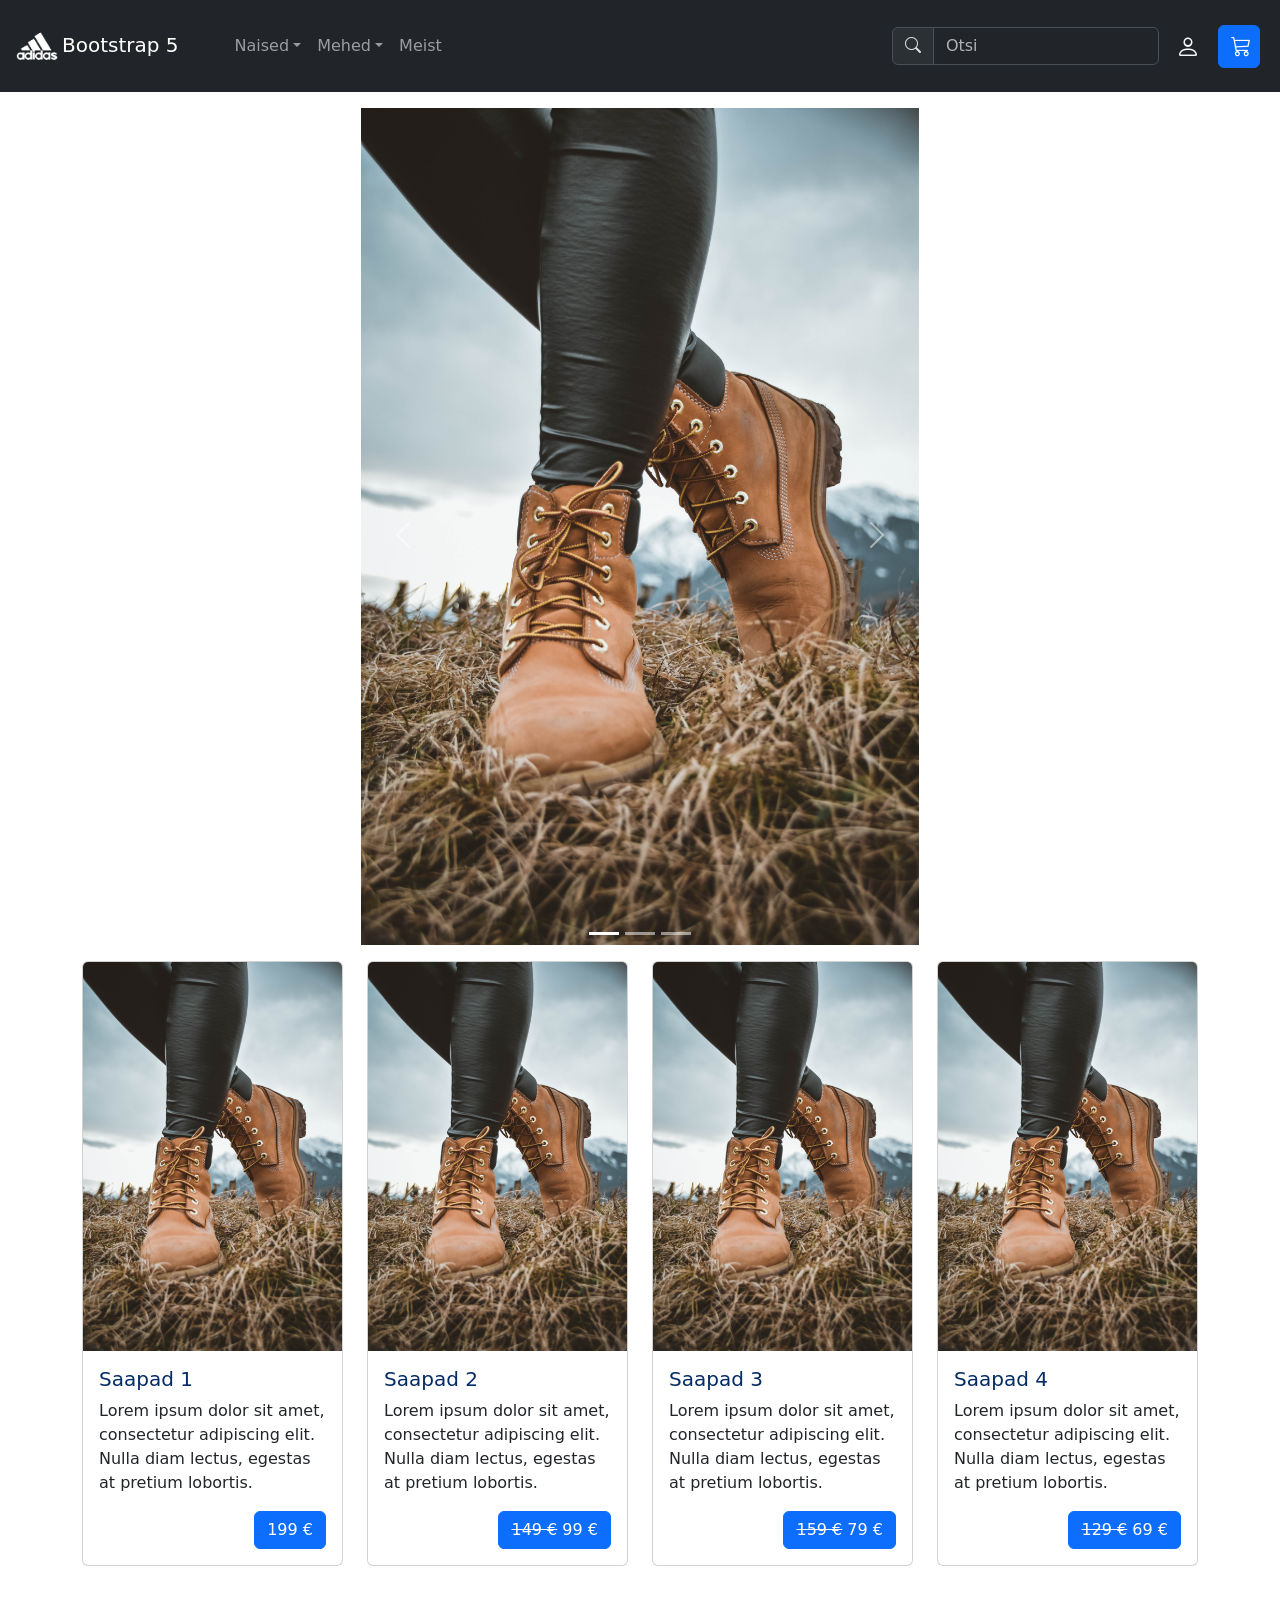
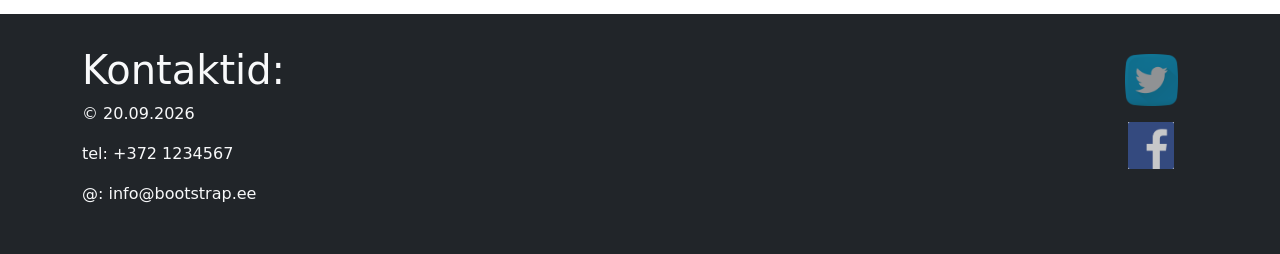
<file: P03/index.html>
<!doctype html>
<html lang="et">

  <head>
    <meta charset="utf-8">
    <meta name="viewport" content="width=device-width, initial-scale=1">
    <meta name="description" content="Bootstrapi juhend">
    <meta name="author" content="Mina">
    <title>Bootstrap 5 | Avaleht</title>
    <!--Bootstrap CSS-->
    <link
      href="https://cdn.jsdelivr.net/npm/bootstrap@5.3.3/dist/css/bootstrap.min.css"
      rel="stylesheet"
      integrity="sha384-QWTKZyjpPEjISv5WaRU9OFeRpok6YctnYmDr5pNlyT2bRjXh0JMhjY6hW+ALEwIH"
      crossorigin="anonymous">
    <!--Bootstrap ikoonid-->
    <link
      href="https://cdn.jsdelivr.net/npm/bootstrap-icons@1.9.1/font/bootstrap-icons.css"
      rel="stylesheet">
    <!--minu CSS-->
    <link rel="stylesheet" href="custom.css">
  </head>

  <body>
    <header>
    <!-- Navigatsioon -->
    <nav class="navbar navbar-expand-lg bg-dark py-3 fixed-top" data-bs-theme="dark">
      <div class="container-fluid">

        <!-- Hamburger menüü nupp -->
        <button class="navbar-toggler" type="button" data-bs-toggle="collapse"
          data-bs-target="#navbarSupportedContent"
          aria-controls="navbarSupportedContent" aria-expanded="false"
          aria-label="Toggle navigation">
          <span class="navbar-toggler-icon"></span>
        </button>
        <a class="navbar-brand me-5" href="index.html"><img src="img/adidas-logo.png"
            alt="Logo" width="50" height="50">Bootstrap 5</a>

        <!-- Naised Mehed Meist -->
        <div class="collapse navbar-collapse" id="navbarSupportedContent">
          <ul class="navbar-nav me-auto">
            <li class="nav-item dropdown">
              <a class="nav-link dropdown-toggle" href="#" id="womenDropdown"
                role="button" data-bs-toggle="dropdown"
                aria-expanded="false">Naised</a>
              <ul class="dropdown-menu" aria-labelledby="womenDropdown">
                <li><a class="dropdown-item" href="#">Kingad</a></li>
                <li><div class="dropdown-divider"></div></li>
                <li><a class="dropdown-item" href="#">Saapad</a></li>
              </ul>
            </li>
            <li class="nav-item dropdown">
              <a class="nav-link dropdown-toggle" href="#" id="menDropdown"
                role="button" data-bs-toggle="dropdown"
                aria-expanded="false">Mehed</a>
              <ul class="dropdown-menu" aria-labelledby="menDropdown">
                <li><a class="dropdown-item" href="#">Kingad</a></li>
                <li><div class="dropdown-divider"></div></li>
                <li><a class="dropdown-item" href="#">Saapad</a></li>
              </ul>
            </li>
            <li class="nav-item"><a class="nav-link" href="meist.html">Meist</a></li>
          </ul>

          <!--Otsi vorm -->
          <form class="d-flex me-1">
            <div class="input-group">
              <div class="input-group-text"><span
                  class="bi bi-search mb-2"></span></div>
              <input class="form-control" type="search" placeholder="Otsi"
                aria-label="Otsi">
            </div>
            </form>
          </div>

          <div class="float-end">

            <!--login ikoon-->
            <button class="btn btn-link text-light me-2" type="submit"><span
                class="bi bi-person"></span></button>

            <!--ostukorvi ikoon-->
            <a class="btn btn-primary me-2" href="ostukorv.html"><span
                class="bi bi-cart3"></span></a>
        </div>
      </div>
    </nav>
    </header>
    <main>
      <section>

    <div class="container mt-5">
      <!-- from Bootstrap tutorial: https://getbootstrap.com/docs/5.0/components/carousel/ -->

      <div id="carouselExampleCaptions" class="carousel slide w-50 mx-auto pb-3" data-bs-ride="carousel">
        <div class="carousel-indicators">
          <button type="button" data-bs-target="#carouselExampleCaptions" data-bs-slide-to="0" class="active" aria-current="true"
            aria-label="Slide 1"></button>
          <button type="button" data-bs-target="#carouselExampleCaptions" data-bs-slide-to="1" aria-label="Slide 2"></button>
          <button type="button" data-bs-target="#carouselExampleCaptions" data-bs-slide-to="2" aria-label="Slide 3"></button>
        </div>
        <div class="carousel-inner">
          <div class="carousel-item active">
            <img src="img/stephan-seeber-NzAfGi8XuA4-unsplash.jpg" class="d-block w-100" alt="...">
          </div>
          <div class="carousel-item">
            <img src="img/stephan-seeber-NzAfGi8XuA4-unsplash.jpg" class="d-block w-100" alt="...">
            
            <!-- Responsive Caption: Hidden on mobile (d-none), visible from large screens up (d-lg-block) -->
            <div class="carousel-caption d-none d-lg-block bg-dark bg-opacity-50 rounded-3 p-2">
              <h5>Second slide label</h5>
              <p>Some representative placeholder content for the second slide.</p>
            </div>
          </div>
          <div class="carousel-item">
            <img src="img/stephan-seeber-NzAfGi8XuA4-unsplash.jpg" class="d-block w-100" alt="...">
          </div>
        </div>
        <button class="carousel-control-prev" type="button" data-bs-target="#carouselExampleCaptions" data-bs-slide="prev">
          <span class="carousel-control-prev-icon" aria-hidden="true"></span>
          <span class="visually-hidden">Previous</span>
        </button>
        <button class="carousel-control-next" type="button" data-bs-target="#carouselExampleCaptions" data-bs-slide="next">
          <span class="carousel-control-next-icon" aria-hidden="true"></span>
          <span class="visually-hidden">Next</span>
        </button>
      </div>

    </div>

    <!--Popper.js-->
    <script
      src="https://cdn.jsdelivr.net/npm/@popperjs/core@2.11.8/dist/umd/popper.min.js"
      integrity="sha384-I7E8VVD/ismYTF4hNIPjVp/Zjvgyol6VFvRkX/vR+Vc4jQkC+hVqc2pM8ODewa9r"
      crossorigin="anonymous"></script>
    <!--Bootstrap.js-->
    <script
      src="https://cdn.jsdelivr.net/npm/bootstrap@5.3.3/dist/js/bootstrap.min.js"
      integrity="sha384-0pUGZvbkm6XF6gxjEnlmuGrJXVbNuzT9qBBavbLwCsOGabYfZo0T0to5eqruptLy"
      crossorigin="anonymous"></script>

    <div class="container overflow-hidden">
      <div class="row g-4 row justify-content-center">
        <div class="col-xl-3 col-md-6">

          <div class="card">
            <img src="img/stephan-seeber-NzAfGi8XuA4-unsplash.jpg" class="card-img-top" alt="pilt">
            <div class="card-body">
              <h5 class="card-title text-primary-emphasis">Saapad 1</h5>
              <p class="card-text">Lorem ipsum dolor sit amet, consectetur adipiscing elit. Nulla diam lectus, egestas at pretium
                lobortis.</p>
              <a href="toode.html" class="btn btn-primary float-end">199 €</a>
            </div>
          </div>
        </div> <!-- class="col-xl-3 col-md-6" lõpp -->

        <div class="col-xl-3 col-md-6">
          <div class="card">
            <img src="img/stephan-seeber-NzAfGi8XuA4-unsplash.jpg" class="card-img-top" alt="pilt">
            <div class="card-body">
              <h5 class="card-title text-primary-emphasis">Saapad 2</h5>
              <p class="card-text">Lorem ipsum dolor sit amet, consectetur adipiscing elit. Nulla diam lectus, egestas at pretium
                lobortis.</p>
              <a href="#" class="btn btn-primary float-end"><s>149 €</s> 99 € </a>
            </div>
          </div>
        </div>
        <div class="col-xl-3 col-md-6">
          <div class="card">
            <img src="img/stephan-seeber-NzAfGi8XuA4-unsplash.jpg" class="card-img-top" alt="pilt">
            <div class="card-body">
              <h5 class="card-title text-primary-emphasis">Saapad 3</h5>
              <p class="card-text">Lorem ipsum dolor sit amet, consectetur adipiscing elit. Nulla diam lectus, egestas at pretium
                lobortis.</p>
              <a href="#" class="btn btn-primary float-end"><s>159 €</s> 79 €</a>
            </div>
          </div>
        </div>
        <div class="col-xl-3 col-md-6">
          <div class="card">
            <img src="img/stephan-seeber-NzAfGi8XuA4-unsplash.jpg" class="card-img-top" alt="pilt">
            <div class="card-body">
              <h5 class="card-title text-primary-emphasis">Saapad 4</h5>
              <p class="card-text">Lorem ipsum dolor sit amet, consectetur adipiscing elit. Nulla diam lectus, egestas at pretium
                lobortis.</p>
              <a href="#" class="btn btn-primary float-end"><s>129 €</s> 69 €</a>
            </div>
          </div>
        </div>

      </div>
    </div>

    </section>
    </main>

    <footer class="footer bg-dark text-light">
      <div class="container">
        <div class="row">
          <div class="col-md-6">
            <h1>Kontaktid:</h1>
            <ul class="footer-links">
              <li><p>© 20.09.2026</p></li>
              <li><p>tel: +372 1234567</p></li>
              <li><p>@: info@bootstrap.ee</p></li>
            </ul>
          </div>
          <div class="col-md-6 text-end">
            <div class="footer-sm">
              <a class="d-inline-block opacity-50 opacity-100-hover transition my-2 me-1" href="https://www.twitter.com"
                aria-label="Go to Our Twitter Page">
                <img src="img/twitter-logo.png" alt="twitter" class="img-fluid"></a>
              <a class="d-inline-block opacity-75 opacity-100-hover transition my-2 me-2" href="https://www.facebook.com"
                aria-label="Go to Our Facebook Page">
                <img src="img/facebook-logo.png" alt="facebook" class="img-fluid"></a>
            </div>
          </div>
        </div>
      </div>
    </footer> </body>

</html>
</file>
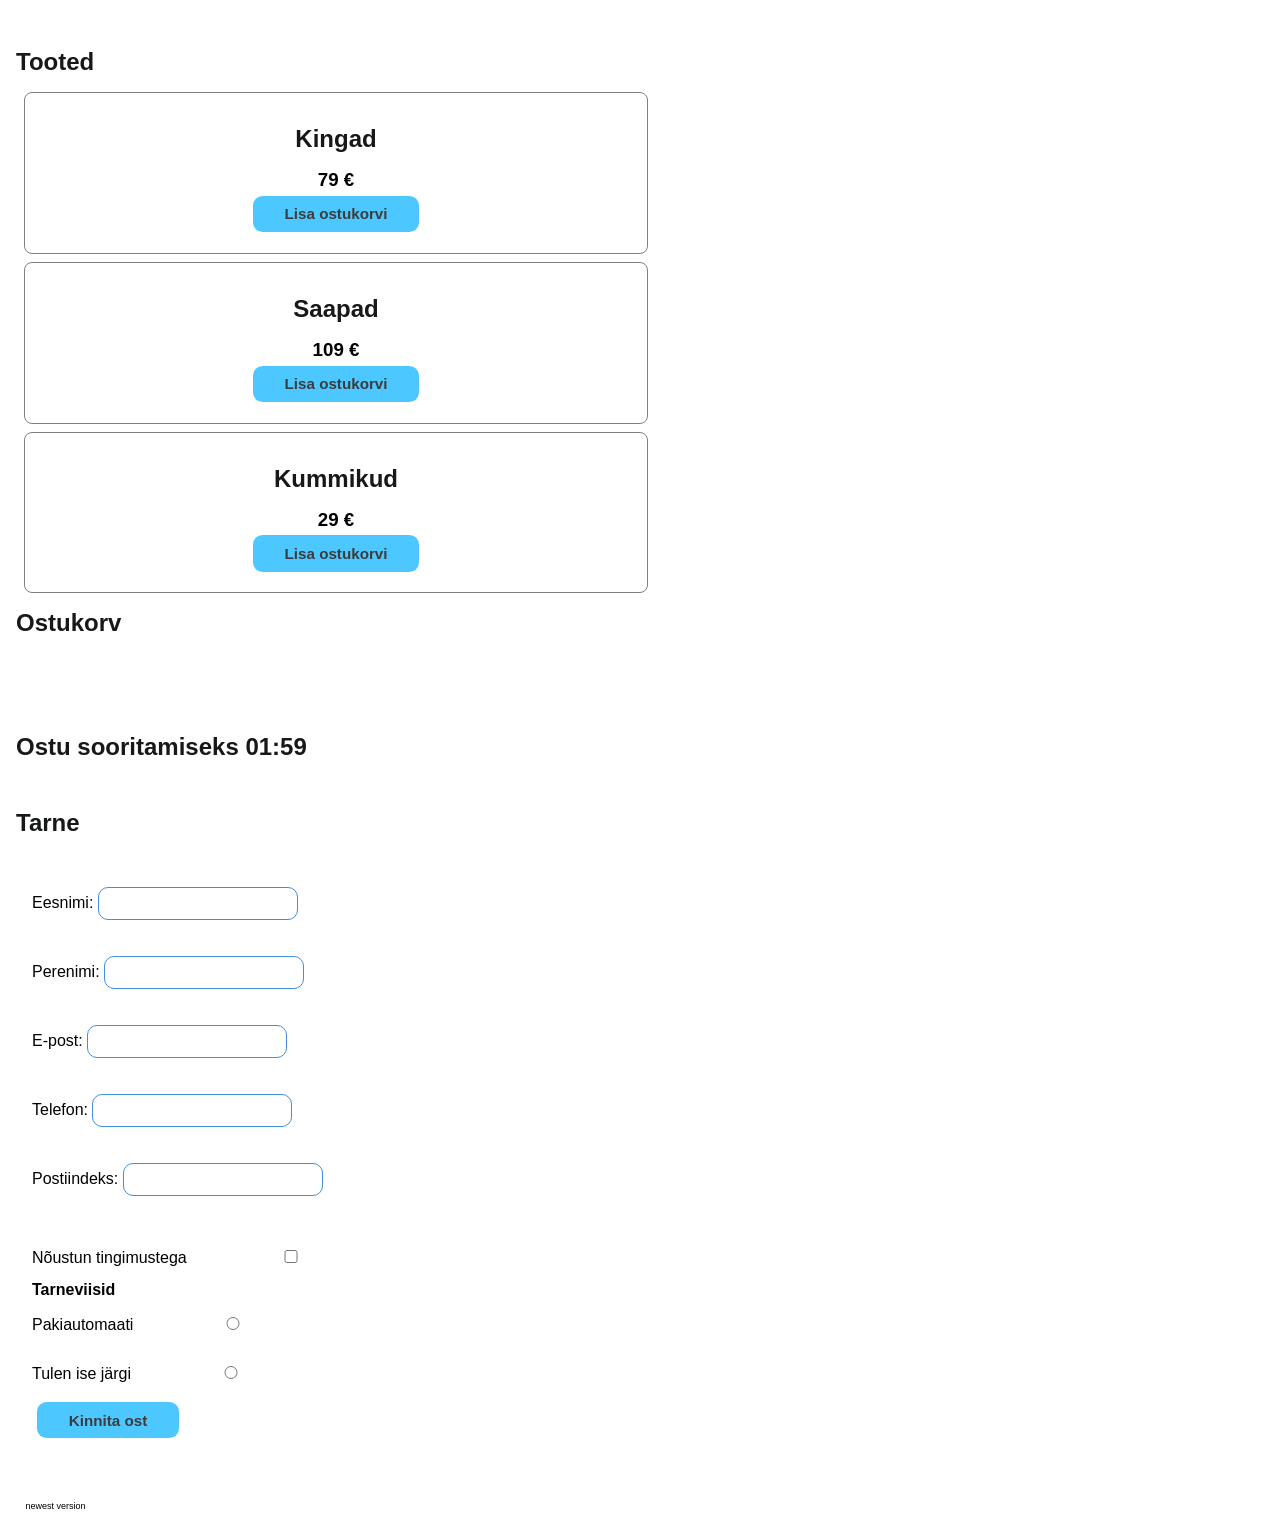
<file: P05/index.html>
<!DOCTYPE html>
<html lang="et">

<head>
    <meta charset="UTF-8">
    <meta name="viewport" content="width=device-width, initial-scale=1">
    <meta name="description" content="Javascript interaktiivne veebileht">
    <meta name="author" content="">
    <title>JavaScript 2 - interaktiivne veebileht</title>
    <link rel="stylesheet" href="styles.css">
</head>

<body>
    <main class="container">
        <!----------------Ostukorv--------------------->
        <section class="section">
            <h2 class="text-center">Tooted</h2>
            <div class="tooted">
                <div class="toode">
                    <h2 class="toode_nimi">Kingad</h2>
                    <h3 class="toode_hind">79</h3>
                    <button class="btn" data-action="lisa_korvi">Lisa ostukorvi</button>
                </div>
                <div class="toode">
                    <h2 class="toode_nimi">Saapad</h2>
                    <h3 class="toode_hind">109</h3>
                    <button class="btn" data-action="lisa_korvi">Lisa ostukorvi</button>
                </div>
                <div class="toode">
                    <h2 class="toode_nimi">Kummikud</h2>
                    <h3 class="toode_hind">29</h3>
                    <button class="btn" data-action="lisa_korvi">Lisa ostukorvi</button>
                </div>
            </div>


            <h2 class="ostukorv">Ostukorv</h2>
            <div class="korv"></div>
        </section>

        <!----------------Taimer--------------------->
        <section class="section">
            <h2>Ostu sooritamiseks <span id="time"></span> </h2>

        </section>

        <!----------------Tarne vorm--------------------->
        <section class="section">
            <h2>Tarne</h2>
            <form action="" method="GET" id="form">
                <div class="form-control">
                    <label for="eesnimi">Eesnimi:
                        <input type="text" id="eesnimi" required>
                    </label>
                    <br>
                    <label for="perenimi">Perenimi:
                        <input type="text" id="perenimi" required>
                    </label>
                </div>
                <div class="form-control">
                    <label for="epost">E-post:
                        <input type="email" id="epost" required>
                    </label>
                </div>

                <div class="form-control">
                    <label for="telefon">Telefon:
                        <input type="text" id="telefon" required>
                    </label>
                </div>

                <!-- minu kood -->
                <div class="form-control">
                    <label for="postiindeks">Postiindeks:
                        <input type="text" id="postiindeks">
                    </label>
                </div>
                <!-- minu kood -->

                <br>
                <div class="form-control">
                    <label for="kinnitus">Nõustun tingimustega
                        <input type="checkbox" id="kinnitus" name="kinnitus"></label>
                </div>

                <div class="form-control">
                    <h4> Tarneviisid</h4>
                    <label for="tarne1">Pakiautomaati<input type="radio" name="tarne" id="tarne1" onMouseDown="this.__chk = this.checked" onClick="if (this.__chk) this.checked = false"></label>
                    <br>
                    <label for="tarne2">Tulen ise järgi<input type="radio" name="tarne" id="tarne2" onMouseDown="this.__chk = this.checked" onClick="if (this.__chk) this.checked = false"></label>
                </div>

                <div id="tehing"> <button id="btnsubmit">Kinnita ost</button>

                </div>
                <div id="errorMessage">
                </div>

            </form>
        </section>
    </main>

    <footer>
        <p style="padding: 2%; font-size: xx-small;">newest version</p>
    </footer>

    <script src="skript.js"></script>
</body>

</html>
</file>
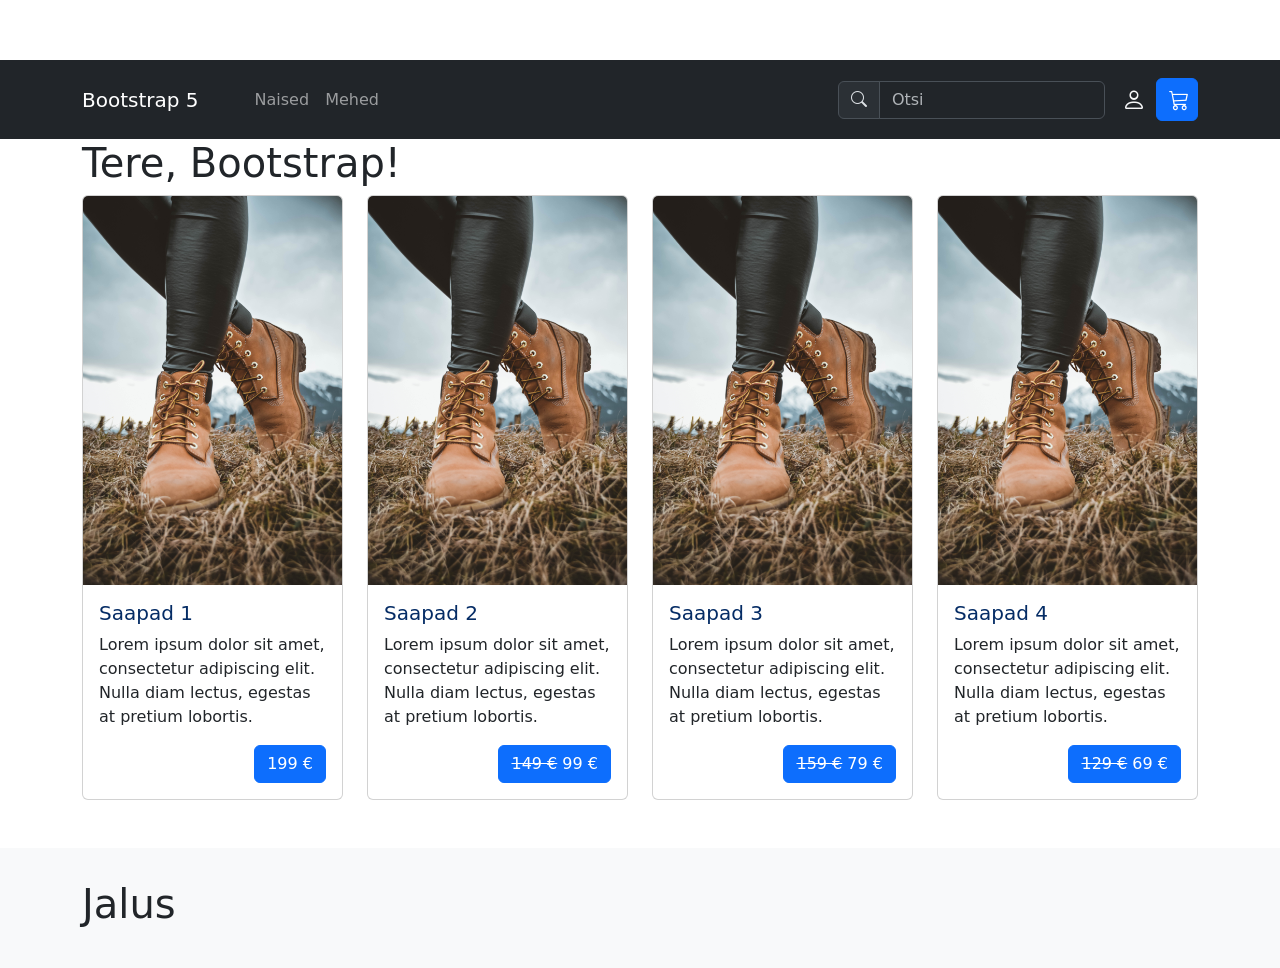
<file: P03/index-algne.html>
<!doctype html>
<html lang="et">

<head>
  <meta charset="utf-8">
  <meta name="viewport" content="width=device-width, initial-scale=1">
  <meta name="description" content="Bootstrapi juhend">
  <meta name="author" content="">
  <title>Bootstrap 5 juhend</title>
  <!--Bootstrap CSS-->
  <link href="https://cdn.jsdelivr.net/npm/bootstrap@5.3.3/dist/css/bootstrap.min.css" rel="stylesheet"
    integrity="sha384-QWTKZyjpPEjISv5WaRU9OFeRpok6YctnYmDr5pNlyT2bRjXh0JMhjY6hW+ALEwIH" crossorigin="anonymous">
  <!--Bootstrap ikoonid-->
  <link href="https://cdn.jsdelivr.net/npm/bootstrap-icons@1.9.1/font/bootstrap-icons.css" rel="stylesheet">
  <!--minu CSS-->
  <link rel="stylesheet" href="custom.css">
</head>

<body>
<!-- Navigatsioon --->
  <nav class="navbar navbar-expand-lg bg-dark py-3" data-bs-theme="dark">
    <div class="container">
      <button class="navbar-toggler" type="button" data-bs-toggle="collapse" data-bs-target="#navbarSupportedContent"
        aria-controls="navbarSupportedContent" aria-expanded="false" aria-label="Toggle navigation">
        <span class="navbar-toggler-icon"></span>
      </button>
      <a class="navbar-brand me-5" href="#">Bootstrap 5</a>
      <div class="collapse navbar-collapse" id="navbarSupportedContent">
        <ul class="navbar-nav me-auto">
          <li class="nav-item dropdown">
            <a class="nav-link dropdown" href="#" id="navbarDropdown" role="button" data-bs-toggle="dropdown"
              aria-expanded="false">Naised</a>
            <ul class="dropdown-menu" aria-labelledby="navbarDropdown">
              <li><a class="dropdown-item" href="#">Kingad</a></li>
              <div class="dropdown-divider"></div>
              <li><a class="dropdown-item" href="#">Saapad</a></li>
            </ul>
          </li>
          <li class="nav-item dropdown">
            <a class="nav-link dropdown" href="#" id="navbarDropdown" role="button" data-bs-toggle="dropdown"
              aria-expanded="false">Mehed</a>
            <ul class="dropdown-menu" aria-labelledby="navbarDropdown">
              <li><a class="dropdown-item" href="#">Kingad</a></li>
              <div class="dropdown-divider"></div>
              <li><a class="dropdown-item" href="#">Saapad</a></li>
            </ul>
          </li>
        </ul>
       
		<!--Otsi vorm -->
        <form class="d-flex me-1">
          <div class="input-group">
            <div class="input-group-text"><span class="bi bi-search mb-2"></span></div>
            <input class="form-control" type="search" placeholder="Otsi" aria-label="Search">
          </div>
        </form>
      </div>
      <div class="float-end">
       
	   <!--Login ikoon-->
        <button class="btn btn-link text-light" type="submit"><span class="bi bi-person"></span></button>
        
	   <!--Ostukorvi ikoon-->
        <a class="btn btn-primary" href="ostukorv.html" type="submit"><span class="bi bi-cart3"></span></button></a>
      
	  </div>
    </div>
  </nav>
  
  <!--Tee ise: siia konteinerisse lisa pildikarusell-->
  <div class="container">
    <div class="row">
      <h1>Tere, Bootstrap!</h1>
    </div>
  </div>
  
  <!--Tooted avalehel kaartidena-->
  <div class="container overflow-hidden">
    <div class="row g-4 row justify-content-center">
      <div class="col-xl-3 col-md-6">
        <div class="card">
          <img src="stephan-seeber-NzAfGi8XuA4-unsplash.jpg" class="card-img-top" alt="pilt">
          <div class="card-body">
            <h5 class="card-title text-primary-emphasis">Saapad 1</h5>
            <p class="card-text">Lorem ipsum dolor sit amet, consectetur adipiscing elit. Nulla diam lectus, egestas at
              pretium lobortis.</p>
            <a href="toode.html" class="btn btn-primary float-end">199 €</a>
          </div>
        </div>
      </div>
      <div class="col-xl-3 col-md-6">
        <div class="card">
          <img src="stephan-seeber-NzAfGi8XuA4-unsplash.jpg" class="card-img-top" alt="pilt">
          <div class="card-body">
            <h5 class="card-title text-primary-emphasis">Saapad 2</h5>
            <p class="card-text">Lorem ipsum dolor sit amet, consectetur adipiscing elit. Nulla diam lectus, egestas at
              pretium lobortis.</p>
            <a href="#" class="btn btn-primary float-end"><s>149 €</s> 99 € </a>
          </div>
        </div>
      </div>
      <div class="col-xl-3 col-md-6">
        <div class="card">
          <img src="stephan-seeber-NzAfGi8XuA4-unsplash.jpg" class="card-img-top" alt="pilt">
          <div class="card-body">
            <h5 class="card-title text-primary-emphasis">Saapad 3</h5>
            <p class="card-text">Lorem ipsum dolor sit amet, consectetur adipiscing elit. Nulla diam lectus, egestas at
              pretium lobortis.</p>
            <a href="#" class="btn btn-primary float-end"><s>159 €</s> 79 €</a>
          </div>
        </div>
      </div>
      <div class="col-xl-3  col-md-6">
        <div class="card">
          <img src="stephan-seeber-NzAfGi8XuA4-unsplash.jpg" class="card-img-top" alt="pilt">
          <div class="card-body">
            <h5 class="card-title text-primary-emphasis">Saapad 4</h5>
            <p class="card-text">Lorem ipsum dolor sit amet, consectetur adipiscing elit. Nulla diam lectus, egestas at
              pretium lobortis.</p>
            <a href="#" class="btn btn-primary float-end"><s>129 €</s> 69 €</a>
          </div>
        </div>
      </div>
    </div>
  </div>
  
  <!--Tee ise: kujunda siia korrektne jalus - lisa kontaktid ja sotsiaalvõrgustike lingid ikoonidega.-->
  <footer class="footer bg-light">
    <div class="container">
      <h1>Jalus</h1>
    </div>
  </footer>
  
  <!--Popper.js-->
  <script src="https://cdn.jsdelivr.net/npm/@popperjs/core@2.11.8/dist/umd/popper.min.js"
    integrity="sha384-I7E8VVD/ismYTF4hNIPjVp/Zjvgyol6VFvRkX/vR+Vc4jQkC+hVqc2pM8ODewa9r"
    crossorigin="anonymous"></script>
  
  <!--Bootstrap.js-->
  <script src="https://cdn.jsdelivr.net/npm/bootstrap@5.3.3/dist/js/bootstrap.min.js"
    integrity="sha384-0pUGZvbkm6XF6gxjEnlmuGrJXVbNuzT9qBBavbLwCsOGabYfZo0T0to5eqruptLy"
    crossorigin="anonymous"></script>

</body>

</html>
</file>
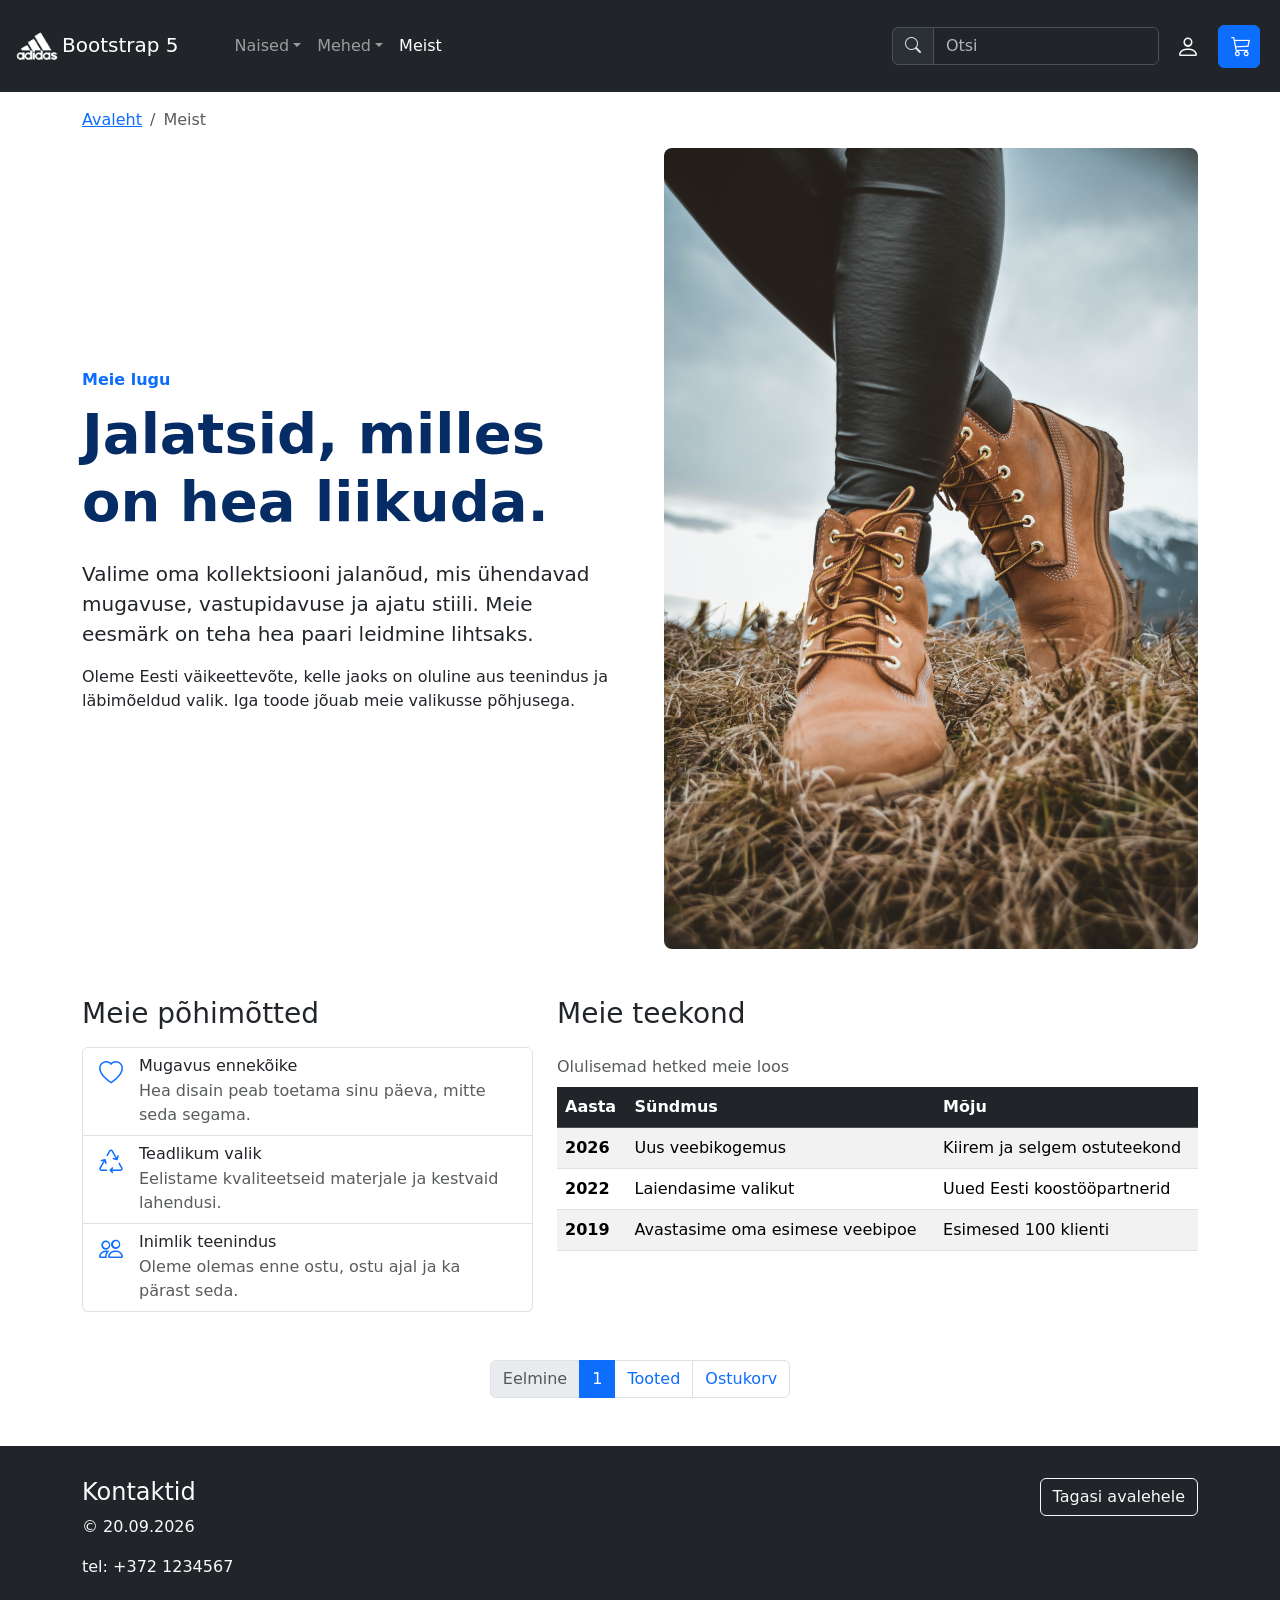
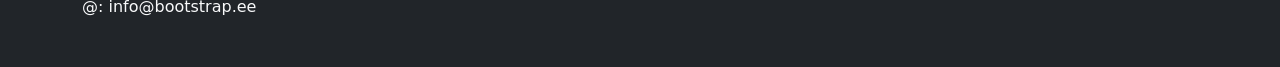
<file: P03/meist.html>
<!doctype html>
<html lang="et">

    <head>
        <meta charset="utf-8">
        <meta name="viewport" content="width=device-width, initial-scale=1">
        <meta name="description" content="Tutvu meie jalatsipoe väärtuste ja meeskonnaga.">
        <title>Meist | Bootstrap 5</title>
        <!--Bootstrap CSS-->
        <link href="https://cdn.jsdelivr.net/npm/bootstrap@5.3.3/dist/css/bootstrap.min.css" rel="stylesheet"
            integrity="sha384-QWTKZyjpPEjISv5WaRU9OFeRpok6YctnYmDr5pNlyT2bRjXh0JMhjY6hW+ALEwIH" crossorigin="anonymous">
        <!--Bootstrap ikoonid-->
        <link href="https://cdn.jsdelivr.net/npm/bootstrap-icons@1.9.1/font/bootstrap-icons.css" rel="stylesheet">
        <link rel="stylesheet" href="custom.css">
    </head>

    <body>
        <!-- Navigatsioon -->
        <header>
            <nav class="navbar navbar-expand-lg bg-dark py-3 fixed-top" data-bs-theme="dark">
                <div class="container-fluid">

                    <!-- Hamburger menüü nupp -->
                    <button class="navbar-toggler" type="button" data-bs-toggle="collapse" data-bs-target="#navbarSupportedContent"
                        aria-controls="navbarSupportedContent" aria-expanded="false" aria-label="Toggle navigation">
                        <span class="navbar-toggler-icon"></span>
                    </button>
                    <a class="navbar-brand me-5" href="index.html">
                        <img src="img/adidas-logo.png" alt="Logo" width="50" height="50">Bootstrap 5</a>

                    <!-- Naised Mehed Meist -->
                    <div class="collapse navbar-collapse" id="navbarSupportedContent">
                        <ul class="navbar-nav me-auto">
                            <li class="nav-item dropdown">
                                <a class="nav-link dropdown-toggle" href="#" id="navbarDropdown" role="button" data-bs-toggle="dropdown"
                                    aria-expanded="false">Naised</a>
                                <ul class="dropdown-menu" aria-labelledby="navbarDropdown">
                                    <li><a class="dropdown-item" href="#">Kingad</a></li>
                                    <div class="dropdown-divider"></div>
                                    <li><a class="dropdown-item" href="#">Saapad</a></li>
                                </ul>
                            </li>
                            <li class="nav-item dropdown">
                                <a class="nav-link dropdown-toggle" href="#" id="menDropdown" role="button" data-bs-toggle="dropdown"
                                    aria-expanded="false">Mehed</a>
                                <ul class="dropdown-menu" aria-labelledby="menDropdown">
                                    <li><a class="dropdown-item" href="#">Kingad</a></li>
                                    <div class="dropdown-divider"></div>
                                    <li><a class="dropdown-item" href="#">Saapad</a></li>
                                </ul>
                            </li>
                            <li class="nav-item"><a class="nav-link active" aria-current="page" href="meist.html">Meist</a></li>
                        </ul>

                        <!-- Otsi vorm -->
                        <form class="d-flex me-1">
                            <div class="input-group">
                                <div class="input-group-text"><span class="bi bi-search mb-2" aria-hidden="true"></span></div>
                                <input class="form-control" type="search" placeholder="Otsi" aria-label="Otsi">
                            </div>
                        </form>
                    </div>

                    <!-- Logi sisse ja ostukorv -->
                    <div class="float-end">
                        <button class="btn btn-link text-light me-2" type="button" aria-label="Logi sisse"><span
                                class="bi bi-person"></span></button>
                        <!-- Ostukorv -->
                        <a class="btn btn-primary me-2" href="ostukorv.html" aria-label="Ava ostukorv"><span class="bi bi-cart3"></span></a>
                    </div>
                </div>
            </nav>
        </header>

        <main>
            <div class="container mt-5">
                <nav aria-label="breadcrumb">
                    <ol class="breadcrumb">
                        <li class="breadcrumb-item"><a href="index.html">Avaleht</a></li>
                        <li class="breadcrumb-item active" aria-current="page">Meist</li>
                    </ol>
                </nav>

                <div class="row align-items-center g-5 mb-5">
                    <div class="col-lg-6">
                        <p class="text-primary fw-semibold mb-2">Meie lugu</p>
                        <h1 class="display-4 fw-semibold text-primary-emphasis">Jalatsid, milles on hea liikuda.</h1>
                        <p class="lead mt-4">Valime oma kollektsiooni jalanõud, mis ühendavad mugavuse, vastupidavuse ja ajatu stiili. Meie
                            eesmärk on teha hea paari leidmine lihtsaks.</p>
                        <p>Oleme Eesti väikeettevõte, kelle jaoks on oluline aus teenindus ja läbimõeldud valik. Iga toode jõuab meie
                            valikusse põhjusega.</p>
                    </div>
                    <div class="col-lg-6">
                        <img src="img/stephan-seeber-NzAfGi8XuA4-unsplash.jpg" class="img-fluid rounded-3" alt="Jalatsid poe valikus">
                    </div>
                </div>

                <div class="row g-4 mb-5">
                    <div class="col-lg-5">
                        <h2 class="h3 mb-3">Meie põhimõtted</h2>
                        <div class="list-group">
                            <div class="list-group-item d-flex gap-3 align-items-start">
                                <span class="bi bi-heart text-primary fs-4" aria-hidden="true"></span>
                                <div class="flex-fill ms-2">
                                    <h3 class="h6 mb-1">Mugavus ennekõike</h3>
                                    <p class="mb-0 text-body-secondary">Hea disain peab toetama
                                        sinu päeva, mitte seda segama.</p>
                                </div>
                            </div>
                            <div class="list-group-item d-flex gap-3 align-items-start">
                                <span class="bi bi-recycle text-primary fs-4" aria-hidden="true"></span>
                                <div class="flex-fill ms-2">
                                    <h3 class="h6 mb-1">Teadlikum valik</h3>
                                    <p class="mb-0 text-body-secondary">Eelistame kvaliteetseid
                                        materjale ja kestvaid lahendusi.</p>
                                </div>
                            </div>
                            <div class="list-group-item d-flex gap-3 align-items-start">
                                <span class="bi bi-people text-primary fs-4" aria-hidden="true"></span>
                                <div class="flex-fill ms-2">
                                    <h3 class="h6 mb-1">Inimlik teenindus</h3>
                                    <p class="mb-0 text-body-secondary">Oleme olemas enne ostu,
                                        ostu ajal ja ka pärast seda.</p>
                                </div>
                            </div>
                        </div>
                    </div>
                    <div class="col-lg-7">
                        <h2 class="h3 mb-3">Meie teekond</h2>
                        <div class="table-responsive">
                            <table class="table table-striped table-hover align-middle">
                                <caption class="caption-top">Olulisemad hetked meie loos</caption>
                                <thead class="table-dark">
                                    <tr><th scope="col">Aasta</th><th scope="col">Sündmus</th><th scope="col">Mõju</th></tr>
                                </thead>
                                <tbody>
                                    <tr><th scope="row">2026</th><td>Uus veebikogemus</td><td>Kiirem ja selgem ostuteekond</td></tr>
                                    <tr><th scope="row">2022</th><td>Laiendasime valikut</td><td>Uued Eesti koostööpartnerid</td></tr>
                                    <tr><th scope="row">2019</th><td>Avastasime oma esimese veebipoe</td><td>Esimesed 100 klienti</td></tr>
                                </tbody>
                            </table>
                        </div>
                    </div>
                </div>

                <nav aria-label="Meie lehe alammenüü">
                    <ul class="pagination justify-content-center">
                        <li class="page-item disabled"><span class="page-link">Eelmine</span></li>
                        <li class="page-item active" aria-current="page"><span class="page-link">1</span></li>
                        <li class="page-item"><a class="page-link" href="index.html">Tooted</a></li>
                        <li class="page-item"><a class="page-link" href="ostukorv.html">Ostukorv</a></li>
                    </ul>
                </nav>
            </div>
        </main>

        <footer class="footer bg-dark text-light">
            <div class="container">
                <div class="row">
                    <div class="col-md-6">
                        <h2 class="h4">Kontaktid</h2>
                        <ul class="footer-links">
                            <li><p>© 20.09.2026</p></li>
                            <li><p>tel: +372 1234567</p></li>
                            <li><p>@: info@bootstrap.ee</p></li>
                        </ul>
                    </div>
                    <div class="col-md-6 text-end">
                        <a class="btn btn-outline-light" href="index.html">Tagasi avalehele</a>
                    </div>
                </div>
            </div>
        </footer>

        <script src="https://cdn.jsdelivr.net/npm/@popperjs/core@2.11.8/dist/umd/popper.min.js"
            integrity="sha384-I7E8VVD/ismYTF4hNIPjVp/Zjvgyol6VFvRkX/vR+Vc4jQkC+hVqc2pM8ODewa9r" crossorigin="anonymous"></script>
        <script src="https://cdn.jsdelivr.net/npm/bootstrap@5.3.3/dist/js/bootstrap.min.js"
            crossorigin="anonymous"></script>
    </body>

</html>
</file>
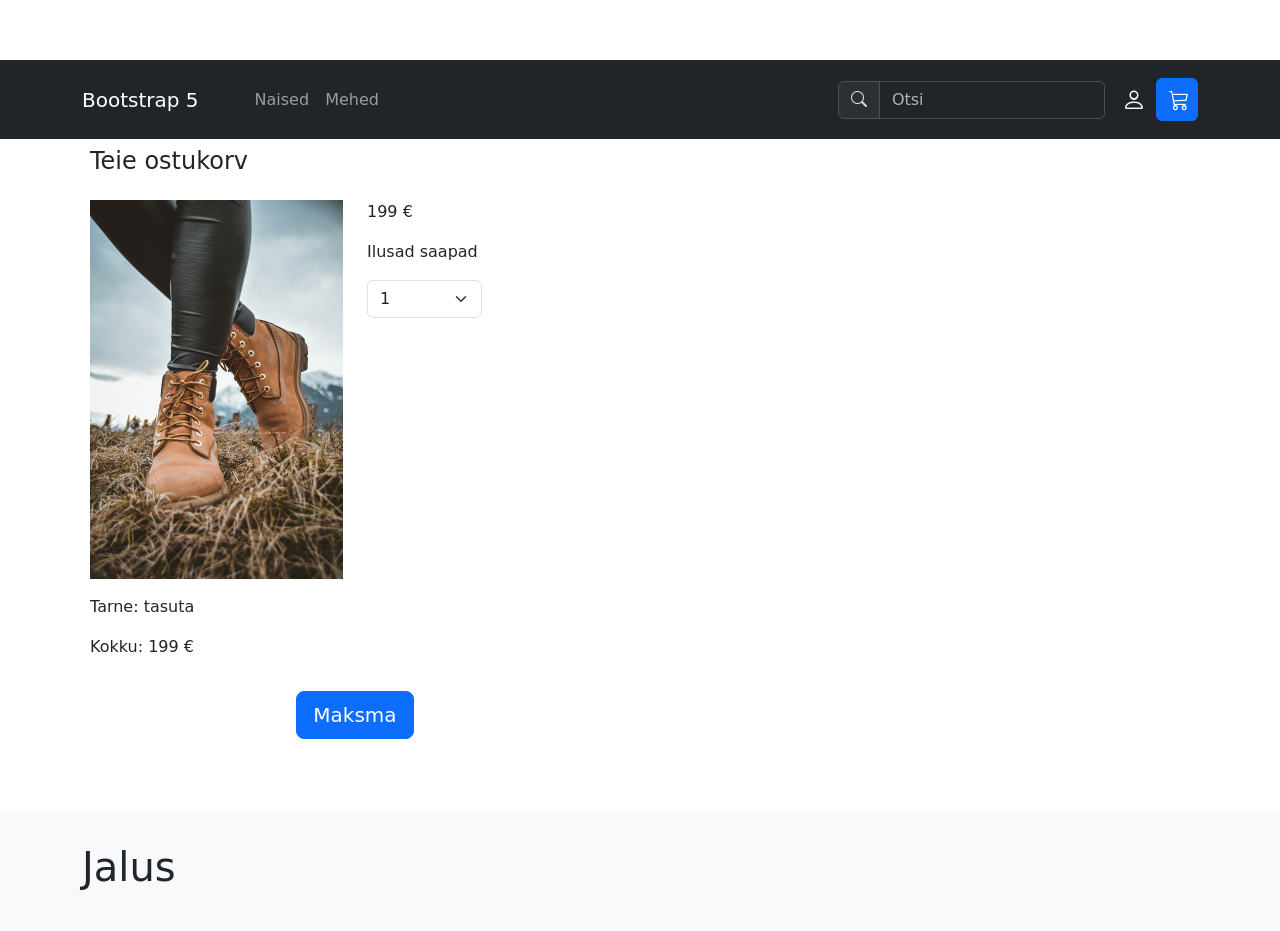
<file: P03/ostukorv-algne.html>
<!doctype html>
<html lang="et">

<head>
  <meta charset="utf-8">
  <meta name="viewport" content="width=device-width, initial-scale=1">
  <meta name="description" content="Bootstrapi juhend">
  <meta name="author" content="">
  <title>Bootstrap 5 juhend</title>
  <!--Bootstrap CSS-->
  <link href="https://cdn.jsdelivr.net/npm/bootstrap@5.3.3/dist/css/bootstrap.min.css" rel="stylesheet"
    integrity="sha384-QWTKZyjpPEjISv5WaRU9OFeRpok6YctnYmDr5pNlyT2bRjXh0JMhjY6hW+ALEwIH" crossorigin="anonymous">
  <!--Bootstrap ikoonid-->
  <link href="https://cdn.jsdelivr.net/npm/bootstrap-icons@1.9.1/font/bootstrap-icons.css" rel="stylesheet">
  <!--minu CSS-->
  <link rel="stylesheet" href="custom.css">
  
</head>

<body>
  <!-- Navigatsioon --->
  <nav class="navbar navbar-expand-lg bg-dark py-3" data-bs-theme="dark">
    <div class="container">
      <button class="navbar-toggler" type="button" data-bs-toggle="collapse" data-bs-target="#navbarSupportedContent"
        aria-controls="navbarSupportedContent" aria-expanded="false" aria-label="Toggle navigation">
        <span class="navbar-toggler-icon"></span>
      </button>
      <a class="navbar-brand me-5" href="#">Bootstrap 5</a>
      <div class="collapse navbar-collapse" id="navbarSupportedContent">
        <ul class="navbar-nav me-auto">
          <li class="nav-item dropdown">
            <a class="nav-link dropdown" href="#" id="navbarDropdown" role="button" data-bs-toggle="dropdown"
              aria-expanded="false">Naised</a>
            <ul class="dropdown-menu" aria-labelledby="navbarDropdown">
              <li><a class="dropdown-item" href="#">Kingad</a></li>
              <div class="dropdown-divider"></div>
              <li><a class="dropdown-item" href="#">Saapad</a></li>
            </ul>
          </li>
          <li class="nav-item dropdown">
            <a class="nav-link dropdown" href="#" id="navbarDropdown" role="button" data-bs-toggle="dropdown"
              aria-expanded="false">Mehed</a>
            <ul class="dropdown-menu" aria-labelledby="navbarDropdown">
              <li><a class="dropdown-item" href="#">Kingad</a></li>
              <div class="dropdown-divider"></div>
              <li><a class="dropdown-item" href="#">Saapad</a></li>
            </ul>
          </li>
        </ul>
        
		<!--Otsi vorm -->
        <form class="d-flex me-1">
          <div class="input-group">
            <div class="input-group-text"><span class="bi bi-search mb-2"></span></div>
            <input class="form-control" type="search" placeholder="Otsi" aria-label="Search">
          </div>
        </form>
      </div>
      <div class="float-end">
       
	   <!--Login ikoon-->
        <button class="btn btn-link text-light" type="submit"><span class="bi bi-person"></span></button>
       
	   <!--Ostukorvi ikoon-->
        <a class="btn btn-primary" href="ostukorv.html" type="submit"><span class="bi bi-cart3"></span></button></a>
      </div>
    </div>
  </nav>
  <section>
    <div class="container">
      <div class="row">
        <div class="col-lg-6 d-flex align-items-start flex-column">
          <div class="mb-auto p-2">
            <h4>Teie ostukorv</h4>
          </div>
          <div class="mb-auto p-2 row">
            <div class="col-lg-6">
              <img src="stephan-seeber-NzAfGi8XuA4-unsplash.jpg" width="100%">
            </div>
			<div class="col-lg-3">
              <p>199 &#8364;</p>
              <p>Ilusad saapad</p>
              <select class="form-select">
                <option>0</option>
                <option selected="selected">1</option>
                <option>2</option>
                <option>3</option>
              </select>
              <br />
            </div>
          </div>
          <div class="p-2">
            <p>Tarne: tasuta</span></p>
            <p>Kokku: 199 &#8364;</span></p>
          </div>
          <div class="p-2 mx-auto">
            <a href="#" class="btn btn-primary btn-lg mb-3">Maksma</a>
          </div>
        </div>
        <div class="col-lg-6">
          <!--Tee ise: korrasta (lisa) ostukorvi vormi nii, et sellel oleks väljad kasutaja andmete jaoks, makse ja tarneviisi valik ning ostukorv oleks kujundatud järgides kasutajaliidese disaini põhimõtteid.-->
        </div>
      </div>
    </div>
  </section>

  
  <!--Tee ise: kujunda siia korrektne jalus - lisa kontaktid ja sotsiaalvõrgustike lingid ikoonidega.-->
  <footer class="footer bg-light">
	<div class="container">
      <h1>Jalus</h1>
    </div>
  </footer>
  
  <!--Popper.js-->
  <script src="https://cdn.jsdelivr.net/npm/@popperjs/core@2.11.8/dist/umd/popper.min.js"
    integrity="sha384-I7E8VVD/ismYTF4hNIPjVp/Zjvgyol6VFvRkX/vR+Vc4jQkC+hVqc2pM8ODewa9r"
    crossorigin="anonymous"></script>
	
  <!--Bootstrap.js-->
  <script src="https://cdn.jsdelivr.net/npm/bootstrap@5.3.3/dist/js/bootstrap.min.js"
    integrity="sha384-0pUGZvbkm6XF6gxjEnlmuGrJXVbNuzT9qBBavbLwCsOGabYfZo0T0to5eqruptLy"
    crossorigin="anonymous"></script>
</body>

</html>
</file>
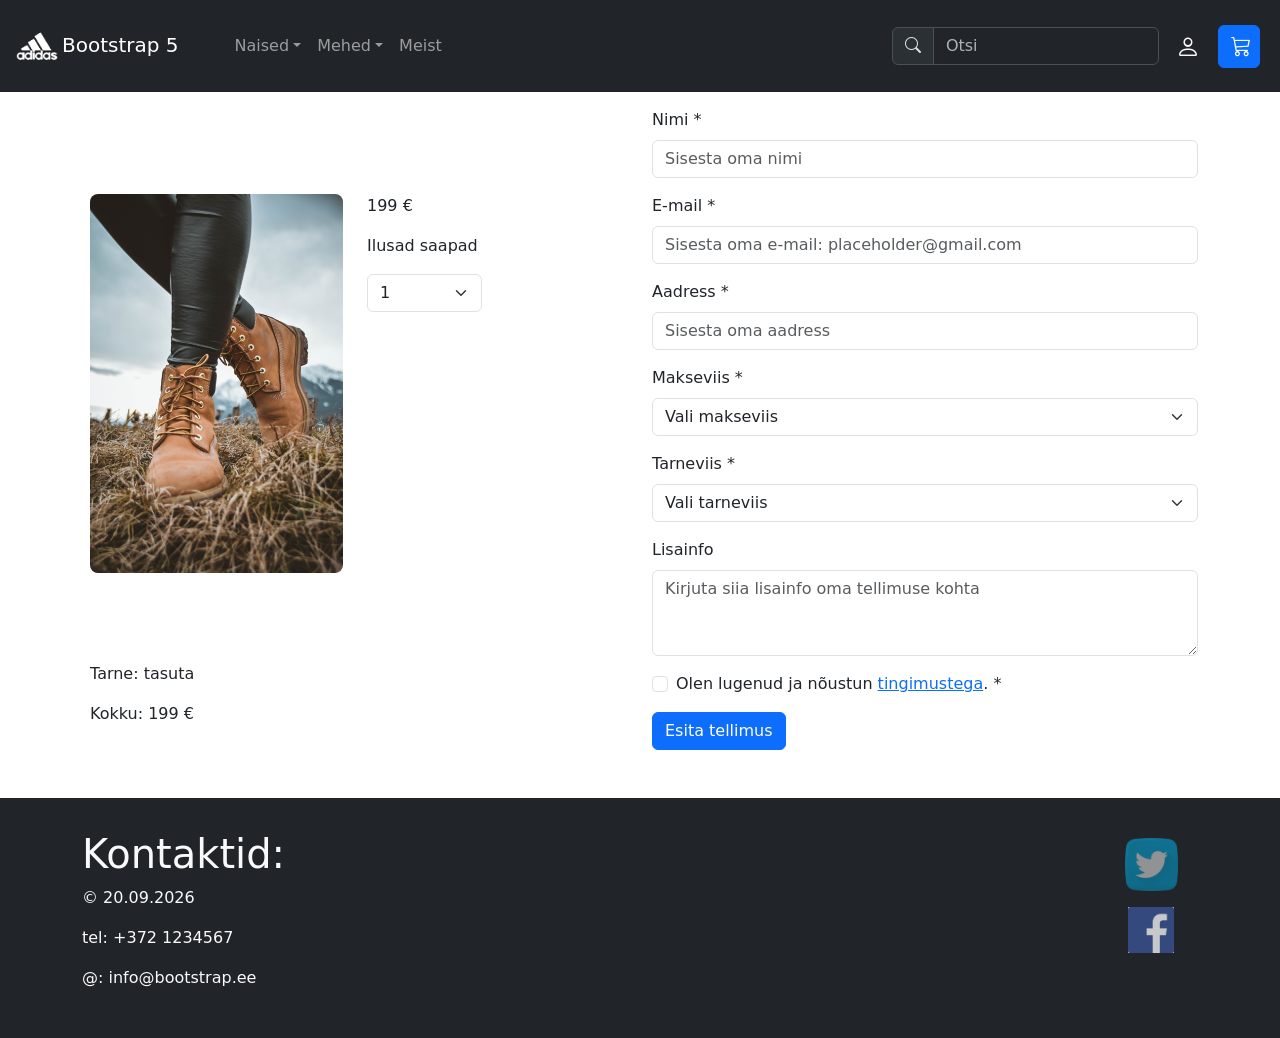
<file: P03/ostukorv.html>
<!doctype html>
<html lang="et">

  <head>
    <meta charset="utf-8">
    <meta name="viewport" content="width=device-width, initial-scale=1">
    <meta name="description" content="Bootstrapi juhend">
    <meta name="author" content>
    <title>Bootstrap 5 juhend</title>
    <!--Bootstrap CSS-->
    <link href="https://cdn.jsdelivr.net/npm/bootstrap@5.3.3/dist/css/bootstrap.min.css" rel="stylesheet"
      integrity="sha384-QWTKZyjpPEjISv5WaRU9OFeRpok6YctnYmDr5pNlyT2bRjXh0JMhjY6hW+ALEwIH" crossorigin="anonymous">
    <!--Bootstrap ikoonid-->
    <link href="https://cdn.jsdelivr.net/npm/bootstrap-icons@1.9.1/font/bootstrap-icons.css" rel="stylesheet">
    <!--minu CSS-->
    <link rel="stylesheet" href="custom.css">

  </head>

  <body>
    <header>
      <!-- Navigatsioon -->
      <nav class="navbar navbar-expand-lg bg-dark py-3 fixed-top" data-bs-theme="dark">
        <div class="container-fluid">

          <!-- Hamburger menüü nupp -->
          <button class="navbar-toggler" type="button" data-bs-toggle="collapse" data-bs-target="#navbarSupportedContent"
            aria-controls="navbarSupportedContent" aria-expanded="false" aria-label="Toggle navigation">
            <span class="navbar-toggler-icon"></span>
          </button>
          <a class="navbar-brand me-5" href="index.html">
            <img src="img/adidas-logo.png" alt="Logo" width="50" height="50">Bootstrap 5</a>

          <!-- Naised Mehed Meist - Collapsible -->
          <div class="collapse navbar-collapse" id="navbarSupportedContent">
            <ul class="navbar-nav me-auto">
              <!-- Naised -->
              <li class="nav-item dropdown">
                <a class="nav-link dropdown-toggle" href="#" id="navbarDropdown" role="button" data-bs-toggle="dropdown"
                  aria-expanded="false">Naised</a>
                <ul class="dropdown-menu" aria-labelledby="navbarDropdown">
                  <li><a class="dropdown-item" href="#">Kingad</a></li>
                  <li><div class="dropdown-divider"></div></li>
                  <li><a class="dropdown-item" href="#">Saapad</a></li>
                </ul>
              </li>
              <!-- Mehed -->
              <li class="nav-item dropdown">
                <a class="nav-link dropdown-toggle" href="#" id="menDropdown" role="button" data-bs-toggle="dropdown"
                  aria-expanded="false">Mehed</a>
                <ul class="dropdown-menu" aria-labelledby="menDropdown">
                  <li><a class="dropdown-item" href="#">Kingad</a></li>
                  <li><div class="dropdown-divider"></div></li>
                  <li><a class="dropdown-item" href="#">Saapad</a></li>
                </ul>
              </li>
              <!-- Meist -->
              <li class="nav-item"><a class="nav-link" href="meist.html">Meist</a></li>

            </ul>

            <!-- Otsi vorm -->
            <form class="d-flex me-1">
              <div class="input-group">
                <div class="input-group-text"><span class="bi bi-search mb-2" aria-hidden="true"></span></div>
                <input class="form-control" type="search" placeholder="Otsi" aria-label="Otsi">
              </div>
            </form>
          </div>

          <!-- Logi sisse ja ostukorv -->
          <div class="float-end">
            <!-- Kasutaja -->
            <button class="btn btn-link text-light me-2" type="button" aria-label="Logi sisse">
              <span class="bi bi-person"></span>
            </button>
            <!-- Ostukorv -->
            <a class="btn btn-primary me-2" href="ostukorv.html" aria-label="Ava ostukorv" aria-current="page"><span
                class="bi bi-cart3"></span></a>
          </div>
        </div>
      </nav>
    </header>

    <main>
      <section>
        <div class="container">
          <div class="row">
            <!-- Vasakpoolne osa -->
            <div class="col-lg-6 d-flex align-items-start flex-column">
              <div class="mb-auto p-2">
                <h4>Teie ostukorv</h4>
              </div>
              <div class="mb-auto p-2 row">
                <div class="col-lg-6">
                  <img src="img/stephan-seeber-NzAfGi8XuA4-unsplash.jpg" class="img-fluid rounded-3" alt="saapad">
                </div>
                <div class="col-lg-3">
                  <p>199 &#8364;</p>
                  <p>Ilusad saapad</p>
                  <select class="form-select">
                    <option>0</option>
                    <option selected="selected">1</option>
                    <option>2</option>
                    <option>3</option>
                  </select>
                  <!-- <br /> -->
                </div>
              </div>
              <div class="p-2">
                <p>Tarne: tasuta</p>
                <p>Kokku: 199 &#8364;</p>
              </div>
              <!-- <div class="p-2 mx-auto">
            <a href="#" class="btn btn-primary btn-lg mb-3">Maksma</a>
          </div> -->
            </div>
            <!-- </div> -->
            <div class="col-lg-6">
              <!--Tee ise: korrasta (lisa) ostukorvi vormi nii, et sellel oleks väljad kasutaja andmete jaoks, makse ja tarneviisi valik ning ostukorv oleks kujundatud järgides kasutajaliidese disaini põhimõtteid.-->
              <form class="col-lg-12 mt-5">
                <div class="mt-5 mb-3">
                  <label for="nimi" class="form-label">Nimi *</label>
                  <input type="text" class="form-control" id="nimi" placeholder="Sisesta oma nimi" required>
                </div>
                <div class="mb-3">
                  <label for="email" class="form-label">E-mail *</label>
                  <input type="email" class="form-control" id="email" placeholder="Sisesta oma e-mail: placeholder@gmail.com" required>
                </div>
                <div class="mb-3">
                  <label for="aadress" class="form-label">Aadress *</label>
                  <input type="text" class="form-control" id="aadress" placeholder="Sisesta oma aadress" required>
                </div>
                <div class="mb-3">
                  <label for="makseviis" class="form-label">Makseviis *</label>
                  <select class="form-select" id="makseviis" required>
                    <option selected disabled value="">Vali makseviis</option>
                    <option value="1">Krediitkaart</option>
                    <option value="2">PayPal</option>
                    <option value="3">Pangaülekanne</option>
                  </select>
                </div>
                <div class="mb-3">
                  <label for="tarneviis" class="form-label">Tarneviis *</label>
                  <select class="form-select" id="tarneviis" required>
                    <option selected disabled value="">Vali tarneviis</option>
                    <option value="1">Kullerteenus</option>
                    <option value="2">Postkontorisse</option>
                    <option value="3">Pakiautomaat</option>
                  </select>
                </div>
                <div class="mb-3">
                  <label for="lisainfo" class="form-label">Lisainfo</label>
                  <textarea class="form-control" id="lisainfo" rows="3"
                    placeholder="Kirjuta siia lisainfo oma tellimuse kohta"></textarea>
                </div>
                <div class="form-check mb-3">
                  <input class="form-check-input" type="checkbox" value="" id="tingimused" required>
                  <label class="form-check-label" for="tingimused">
                    Olen lugenud ja nõustun <a href="#">tingimustega</a>. *
                  </label>
                </div>
                <div class="col-12">
                  <button type="submit" class="btn btn-primary">Esita tellimus</button>
                </div>
              </form>
            </div>
          </div>
        </div>
      </section>
    </main>

    <!--Tee ise: kujunda siia korrektne jalus - lisa kontaktid ja sotsiaalvõrgustike lingid ikoonidega.-->
    <footer class="footer bg-dark text-light">
      <div class="container">
        <div class="row">
          <div class="col-md-6">
            <h1>Kontaktid:</h1>
            <ul class="footer-links">
              <li><p>© 20.09.2026</p></li>
              <li><p>tel: +372 1234567</p></li>
              <li><p>@: info@bootstrap.ee</p></li>
            </ul>
          </div>
          <div class="col-md-6 text-end">
            <div class="footer-sm">
              <a class="d-inline-block opacity-50 opacity-100-hover transition my-2 me-1" href="https://www.twitter.com"
                aria-label="Go to Our Twitter Page">
                <img src="img/twitter-logo.png" alt="twitter" class="img-fluid"></a>
              <a class="d-inline-block opacity-75 opacity-100-hover transition my-2 me-2" href="https://www.facebook.com"
                aria-label="Go to Our Facebook Page">
                <img src="img/facebook-logo.png" alt="facebook" class="img-fluid"></a>
            </div>
          </div>
        </div>
      </div>
    </footer>

    <!--Popper.js-->
    <script src="https://cdn.jsdelivr.net/npm/@popperjs/core@2.11.8/dist/umd/popper.min.js"
      integrity="sha384-I7E8VVD/ismYTF4hNIPjVp/Zjvgyol6VFvRkX/vR+Vc4jQkC+hVqc2pM8ODewa9r"
      crossorigin="anonymous"></script>

    <!--Bootstrap.js-->
    <script src="https://cdn.jsdelivr.net/npm/bootstrap@5.3.3/dist/js/bootstrap.min.js"
      integrity="sha384-0pUGZvbkm6XF6gxjEnlmuGrJXVbNuzT9qBBavbLwCsOGabYfZo0T0to5eqruptLy"
      crossorigin="anonymous"></script>
  </body>

</html>
</file>
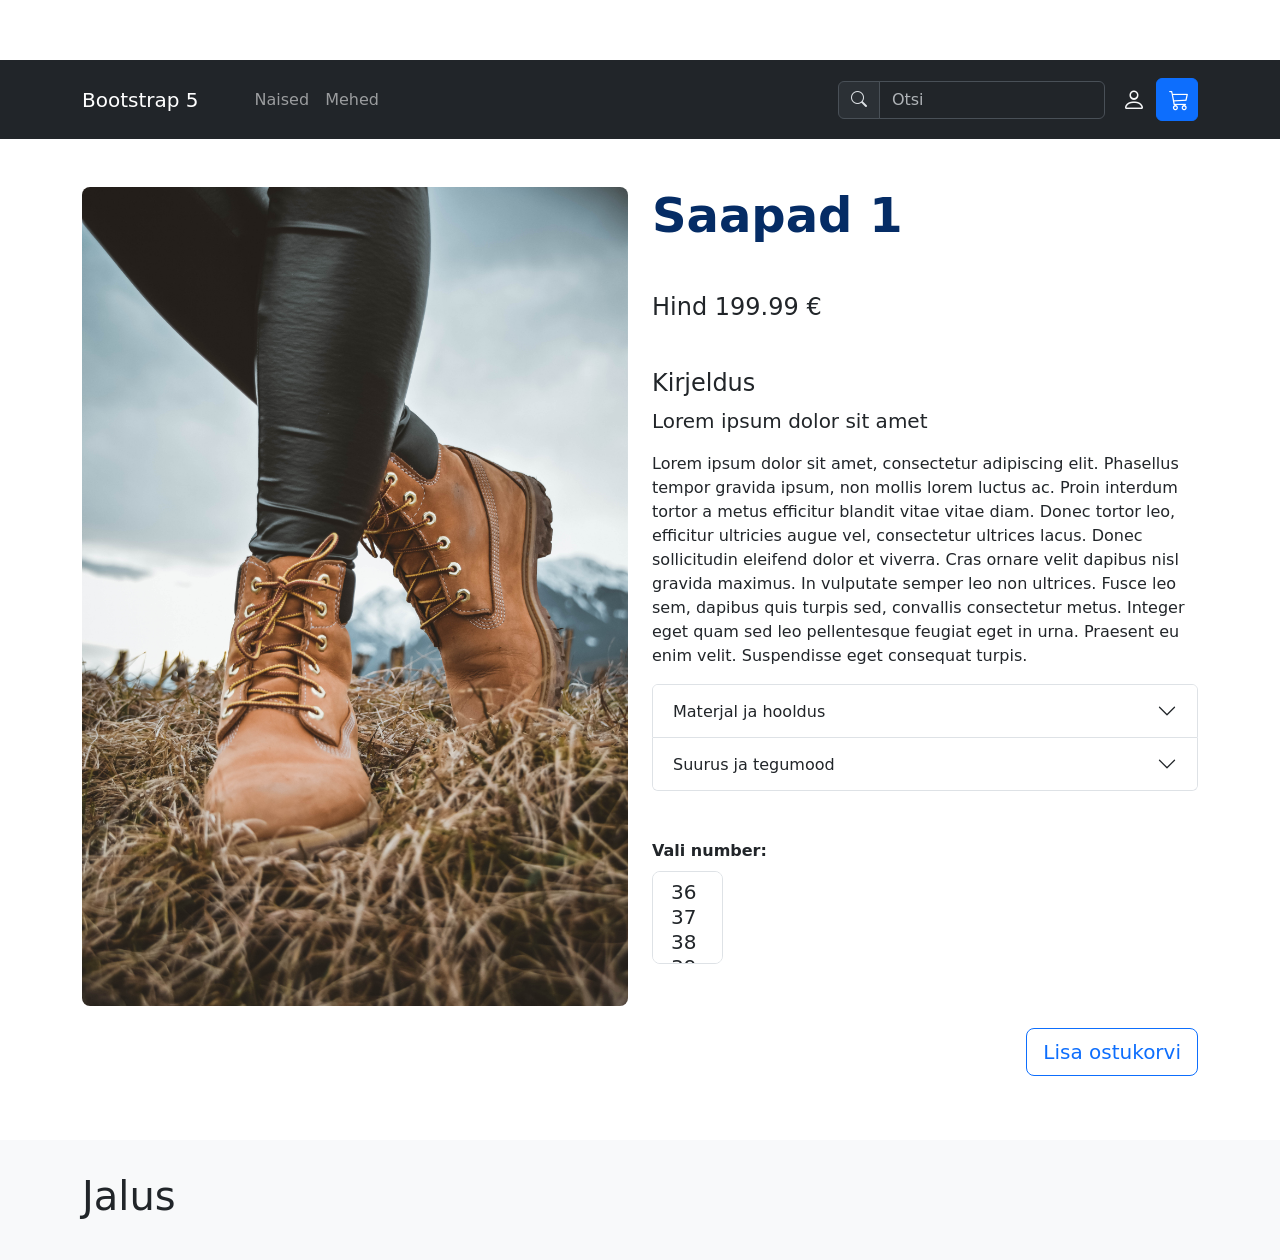
<file: P03/toode-algne.html>
<!doctype html>
<html lang="et">

<head>
  <meta charset="utf-8">
  <meta name="viewport" content="width=device-width, initial-scale=1">
  <meta name="description" content="Bootstrapi juhend">
  <meta name="author" content="">
  <title>Bootstrap 5 juhend</title>
  <!--Bootstrap CSS-->
  <link href="https://cdn.jsdelivr.net/npm/bootstrap@5.3.3/dist/css/bootstrap.min.css" rel="stylesheet"
    integrity="sha384-QWTKZyjpPEjISv5WaRU9OFeRpok6YctnYmDr5pNlyT2bRjXh0JMhjY6hW+ALEwIH" crossorigin="anonymous">
  <!--Bootstrap ikoonid-->
  <link href="https://cdn.jsdelivr.net/npm/bootstrap-icons@1.9.1/font/bootstrap-icons.css" rel="stylesheet">
  <!--minu CSS-->
  <link rel="stylesheet" href="custom.css">
 
</head>

<body>
<!-- Navigatsioon --->
  <nav class="navbar navbar-expand-lg bg-dark py-3" data-bs-theme="dark">
    <div class="container">
      <button class="navbar-toggler" type="button" data-bs-toggle="collapse" data-bs-target="#navbarSupportedContent"
        aria-controls="navbarSupportedContent" aria-expanded="false" aria-label="Toggle navigation">
        <span class="navbar-toggler-icon"></span>
      </button>
      <a class="navbar-brand me-5" href="#">Bootstrap 5</a>
      <div class="collapse navbar-collapse" id="navbarSupportedContent">
        <ul class="navbar-nav me-auto">
          <li class="nav-item dropdown">
            <a class="nav-link dropdown" href="#" id="navbarDropdown" role="button" data-bs-toggle="dropdown"
              aria-expanded="false">Naised</a>
            <ul class="dropdown-menu" aria-labelledby="navbarDropdown">
              <li><a class="dropdown-item" href="#">Kingad</a></li>
              <div class="dropdown-divider"></div>
              <li><a class="dropdown-item" href="#">Saapad</a></li>
            </ul>
          </li>
          <li class="nav-item dropdown">
            <a class="nav-link dropdown" href="#" id="navbarDropdown" role="button" data-bs-toggle="dropdown"
              aria-expanded="false">Mehed</a>
            <ul class="dropdown-menu" aria-labelledby="navbarDropdown">
              <li><a class="dropdown-item" href="#">Kingad</a></li>
              <div class="dropdown-divider"></div>
              <li><a class="dropdown-item" href="#">Saapad</a></li>
            </ul>
          </li>
        </ul>
       
	   <!--Otsi vorm -->
        <form class="d-flex me-1">
          <div class="input-group">
            <div class="input-group-text"><span class="bi bi-search mb-2"></span></div>
            <input class="form-control" type="search" placeholder="Otsi" aria-label="Search">
          </div>
        </form>
      </div>
      <div class="float-end">
      
	  <!--Login ikoon-->
        <button class="btn btn-link text-light" type="submit"><span class="bi bi-person"></span></button>
      
	  <!--Ostukorvi ikoon-->
        <a class="btn btn-primary" href="ostukorv.html" type="submit"><span class="bi bi-cart3"></span></button></a>
      </div>
    </div>
  </nav>
  <section>
    <div class="container">
      <div class="row mt-5">
        <div class="col-lg-6"><img src="stephan-seeber-NzAfGi8XuA4-unsplash.jpg" class="img-fluid rounded-3"
            alt="saapad" /></div>
        <div class="col-lg-6">
          <h1 class="display-5 fw-semibold text-primary-emphasis">Saapad 1</h1>
          <h4 class="mt-5 text">Hind 199.99 &#8364;</h4>
          <h4 class="mt-5">Kirjeldus</h4>
          <p class="my-2 fs-5 fw-light">Lorem ipsum dolor sit amet</p>
          <p class="mt-3">Lorem ipsum dolor sit amet, consectetur adipiscing elit. Phasellus tempor gravida ipsum, non
            mollis lorem luctus ac. Proin interdum tortor a metus efficitur blandit vitae vitae diam. Donec tortor leo,
            efficitur ultricies augue vel, consectetur ultrices lacus. Donec sollicitudin eleifend dolor et viverra.
            Cras ornare velit dapibus nisl gravida maximus. In vulputate semper leo non ultrices. Fusce leo sem, dapibus
            quis turpis sed, convallis consectetur metus. Integer eget quam sed leo pellentesque feugiat eget in urna.
            Praesent eu enim velit. Suspendisse eget consequat turpis.</p>
          <div class="accordion" id="accordionExample">
            <div class="accordion-item">
              <h2 class="accordion-header">
                <button class="accordion-button collapsed" type="button" data-bs-toggle="collapse"
                  data-bs-target="#collapseOne" aria-expanded="false" aria-controls="collapseOne">
                  Materjal ja hooldus
                </button>
              </h2>
			<!--Tee ise: esimene valik peab olema lehe avamisel avatud.-->
              <div id="collapseOne" class="accordion-collapse collapse" data-bs-parent="#accordionExample">
                <div class="accordion-body">
                  <strong>Hoolda seda toodet õigete vahenditega.</strong> Lorem ipsum dolor sit amet, consectetur
                  adipiscing elit. Phasellus tempor gravida ipsum, non mollis lorem luctus ac. Proin interdum tortor a
                  metus efficitur blandit vitae vitae diam. Donec tortor leo, efficitur ultricies augue vel, consectetur
                  ultrices lacus.
                </div>
              </div>
            </div>
            <div class="accordion-item">
              <h2 class="accordion-header">
                <button class="accordion-button collapsed" type="button" data-bs-toggle="collapse"
                  data-bs-target="#collapseTwo" aria-expanded="false" aria-controls="collapseTwo">
                  Suurus ja tegumood
                </button>
              </h2>
              <div id="collapseTwo" class="accordion-collapse collapse" data-bs-parent="#accordionExample">
                <div class="accordion-body">
                  <strong>Väiksem suurus, osta suurem number.</strong> Lorem ipsum dolor sit amet, consectetur
                  adipiscing elit. Phasellus tempor gravida ipsum, non mollis lorem luctus ac. Proin interdum tortor a
                  metus efficitur blandit vitae vitae diam. Donec tortor leo, efficitur ultricies augue vel, consectetur
                  ultrices lacus.
                </div>
              </div>
            </div>
          </div>
          <div class="form row my-5">
            <div class="col-2">
              <label for="jalanr" class="form-label fw-semibold text-nowrap">Vali number:</label>
              <select class="form-select form-select-lg" size="3" id="jalanr" name="jalanumber">
                <option>36</option>
                <option>37</option>
                <option>38</option>
                <option>39</option>
                <option>40</option>
                <option>41</option>
              </select>
            </div>
          </div>
          
		  <!--Ostukorvi lisamise nupp lingina-->
          <a class="btn btn-outline-primary btn-lg my-3 float-end" href="ostukorv.html" role="button">Lisa ostukorvi</a>
        
		</div>
      </div>
    </div>
    </div>
  </section>
  
  <!--Tee ise: kujunda siia korrektne jalus - lisa kontaktid ja sotsiaalvõrgustike lingid ikoonidega.-->
  <footer class="footer bg-light">
    <div class="container">
      <h1>Jalus</h1>
    </div>
  </footer>
  
  <!--Popper.js-->
  <script src="https://cdn.jsdelivr.net/npm/@popperjs/core@2.11.8/dist/umd/popper.min.js"
    integrity="sha384-I7E8VVD/ismYTF4hNIPjVp/Zjvgyol6VFvRkX/vR+Vc4jQkC+hVqc2pM8ODewa9r"
    crossorigin="anonymous"></script>

  <!--Bootstrap.js-->
  <script src="https://cdn.jsdelivr.net/npm/bootstrap@5.3.3/dist/js/bootstrap.min.js"
    integrity="sha384-0pUGZvbkm6XF6gxjEnlmuGrJXVbNuzT9qBBavbLwCsOGabYfZo0T0to5eqruptLy"
    crossorigin="anonymous"></script>
  
</body>

</html>
</file>
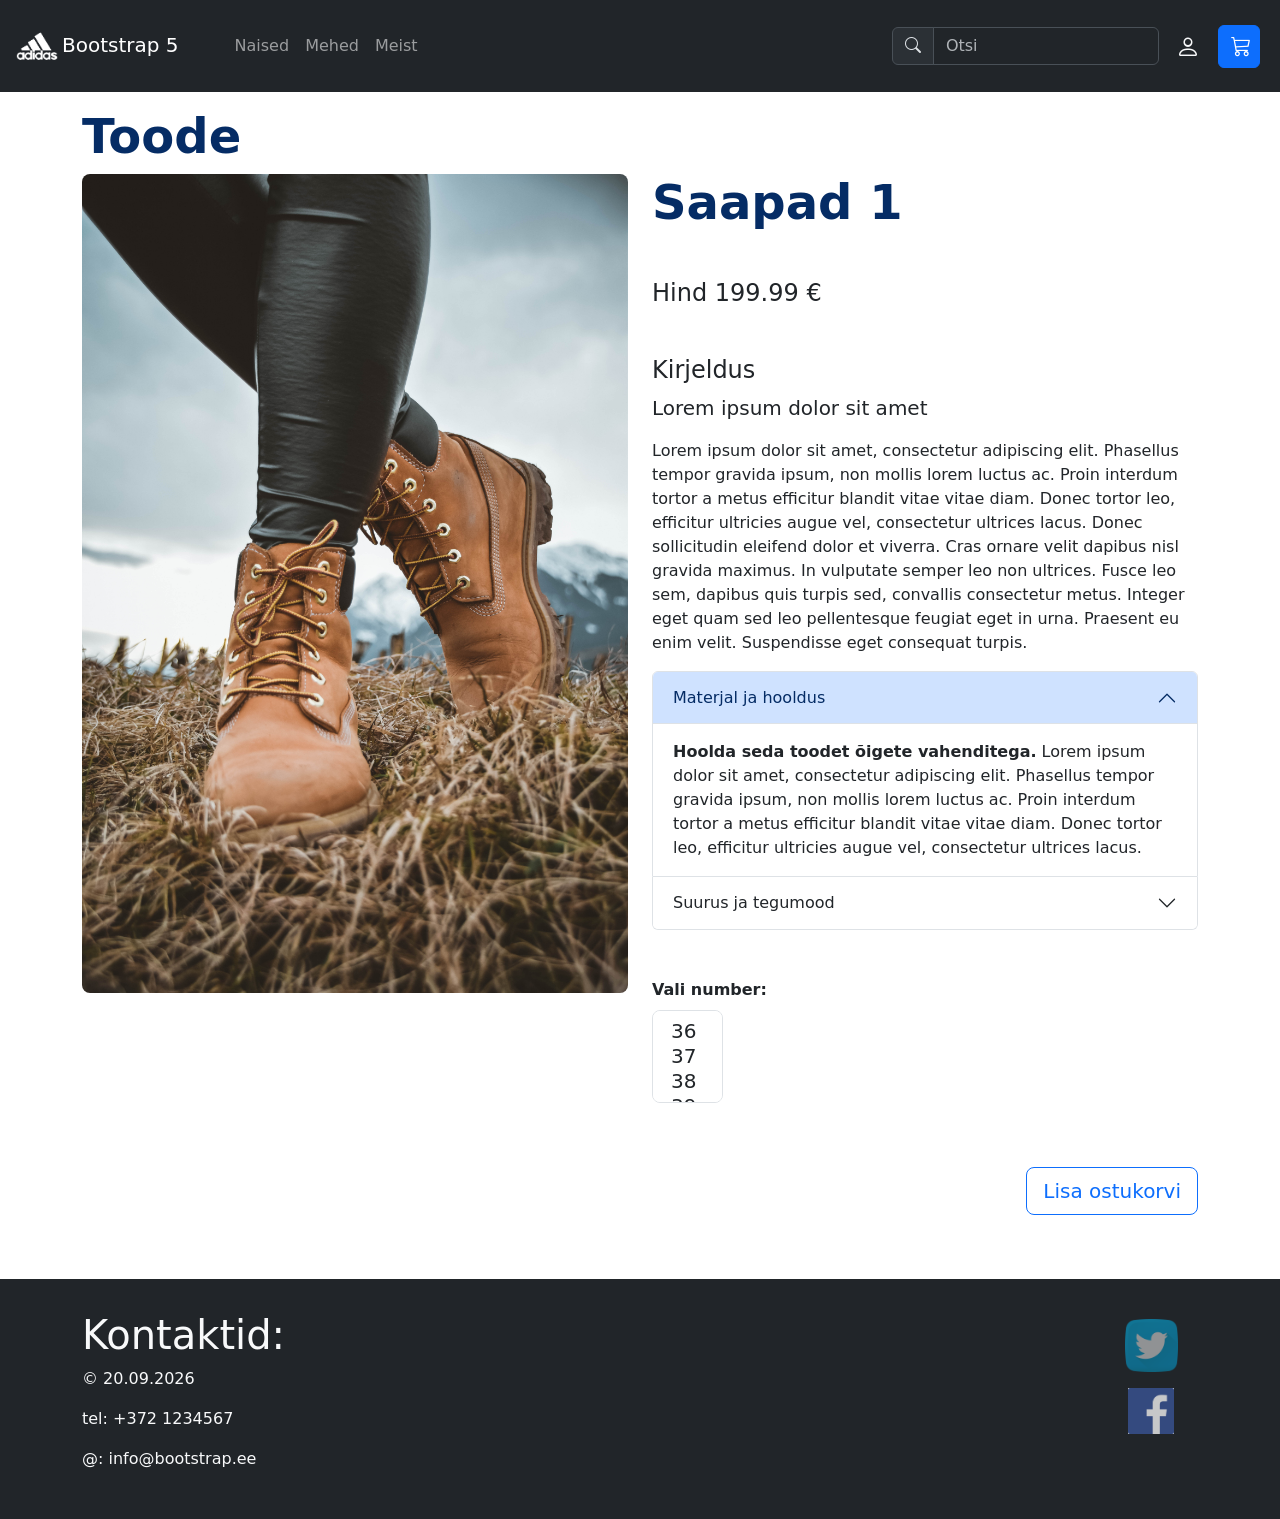
<file: P03/toode.html>
<!doctype html>
<html lang="et">

  <head>
    <meta charset="utf-8">
    <meta name="viewport" content="width=device-width, initial-scale=1">
    <meta name="description" content="Bootstrapi lahendus">
    <meta name="author" content="Mina">
    <title>Bootstrap 5 lahendus</title>
    <!--Bootstrap CSS-->
    <link href="https://cdn.jsdelivr.net/npm/bootstrap@5.3.3/dist/css/bootstrap.min.css" rel="stylesheet"
      integrity="sha384-QWTKZyjpPEjISv5WaRU9OFeRpok6YctnYmDr5pNlyT2bRjXh0JMhjY6hW+ALEwIH" crossorigin="anonymous">
    <!--Bootstrap ikoonid-->
    <link href="https://cdn.jsdelivr.net/npm/bootstrap-icons@1.9.1/font/bootstrap-icons.css" rel="stylesheet">
    <!--minu CSS-->
    <link rel="stylesheet" href="custom.css">

  </head>

  <body>
    <header>
    <!-- Navigatsioon -->
    <nav class="navbar navbar-expand-lg bg-dark py-3 fixed-top" data-bs-theme="dark">
      <div class="container-fluid">

        <!-- Hamburger menüü nupp -->
        <button class="navbar-toggler" type="button" data-bs-toggle="collapse" data-bs-target="#navbarSupportedContent"
          aria-controls="navbarSupportedContent" aria-expanded="false" aria-label="Toggle navigation">
          <span class="navbar-toggler-icon"></span>
        </button>
        <a class="navbar-brand me-5" href="index.html"><img src="img/adidas-logo.png"
            alt="Logo" width="50" height="50">Bootstrap 5</a>

        <div class="collapse navbar-collapse" id="navbarSupportedContent">
          <ul class="navbar-nav me-auto">
            <li class="nav-item dropdown">
              <a class="nav-link dropdown" href="#" id="womenDropdown" role="button" data-bs-toggle="dropdown"
                aria-expanded="false">Naised</a>
              <ul class="dropdown-menu" aria-labelledby="womenDropdown">
                <li><a class="dropdown-item" href="#">Kingad</a></li>
                <li><div class="dropdown-divider"></div></li>
                <li><a class="dropdown-item" href="#">Saapad</a></li>
              </ul>
            </li>
            <li class="nav-item dropdown">
              <a class="nav-link dropdown" href="#" id="menDropdown" role="button" data-bs-toggle="dropdown"
                aria-expanded="false">Mehed</a>
              <ul class="dropdown-menu" aria-labelledby="menDropdown">
                <li><a class="dropdown-item" href="#">Kingad</a></li>
                <li><div class="dropdown-divider"></div></li>
                <li><a class="dropdown-item" href="#">Saapad</a></li>
              </ul>
            </li>
            <li class="nav-item"><a class="nav-link" href="meist.html">Meist</a></li>
          </ul>

          <!--Otsi vorm -->
          <form class="d-flex me-1">
            <div class="input-group">
              <div class="input-group-text"><span class="bi bi-search mb-2"></span></div>
              <input class="form-control" type="search" placeholder="Otsi" aria-label="Search">
            </div>
          </form>
        </div>
        <div class="float-end">

         <!-- Kasutaja -->
            <button class="btn btn-link text-light me-2" type="button" aria-label="Logi sisse">
              <span class="bi bi-person"></span>
            </button>
            <!-- Ostukorv -->
            <a class="btn btn-primary me-2" href="ostukorv.html" aria-label="Ava ostukorv" aria-current="page"><span class="bi bi-cart3"></span></a>
      </div>
    </div>
  </nav>
  </header>
  <main>
  <section>
    <div class="container">
      <div class="row mt-5">
        <h2 class="display-5 fw-semibold text-primary-emphasis">Toode</h2>
        <div class="col-lg-6">
          <img src="img/stephan-seeber-NzAfGi8XuA4-unsplash.jpg" class="img-fluid rounded-3" alt="saapad">
        </div>
        <div class="col-lg-6">
          <h3 class="display-5 fw-semibold text-primary-emphasis">Saapad 1</h3>
          <h4 class="mt-5 text">Hind 199.99 &#8364;</h4>
          <h4 class="mt-5">Kirjeldus</h4>
          <p class="my-2 fs-5 fw-light">Lorem ipsum dolor sit amet</p>
          <p class="mt-3">Lorem ipsum dolor sit amet, consectetur adipiscing elit. Phasellus tempor gravida ipsum, non mollis lorem luctus
            ac.
            Proin interdum tortor a metus efficitur blandit vitae vitae diam. Donec tortor leo, efficitur ultricies augue vel, consectetur
            ultrices lacus. Donec sollicitudin eleifend dolor et viverra. Cras ornare velit dapibus nisl gravida maximus. In vulputate
            semper
            leo non ultrices. Fusce leo sem, dapibus quis turpis sed, convallis consectetur metus. Integer eget quam sed leo pellentesque
            feugiat eget in urna. Praesent eu enim velit. Suspendisse eget consequat turpis.</p>

          <div class="accordion" id="accordionExample">
            <div class="accordion-item">
              <h2 class="accordion-header">
                <!-- https://getbootstrap.com/docs/5.3/components/accordion/ -->
                <button class="accordion-button" type="button" data-bs-toggle="collapse" data-bs-target="#collapseOne"
                  aria-expanded="false" aria-controls="collapseOne">
                  Materjal ja hooldus
                </button>
              </h2>
              <div id="collapseOne" class="accordion-collapse collapse show" data-bs-parent="#accordionExample">
                <div class="accordion-body">
                  <strong>Hoolda seda toodet õigete vahenditega.</strong> Lorem ipsum dolor sit amet, consectetur adipiscing elit. Phasellus
                  tempor gravida ipsum, non mollis lorem luctus ac. Proin interdum tortor a metus efficitur blandit vitae vitae diam. Donec
                  tortor leo, efficitur ultricies augue vel, consectetur ultrices lacus.
                </div>
              </div>
            </div>
            <div class="accordion-item">
              <h2 class="accordion-header">
                <button class="accordion-button collapsed" type="button" data-bs-toggle="collapse" data-bs-target="#collapseTwo"
                  aria-expanded="false" aria-controls="collapseTwo">
                  Suurus ja tegumood
                </button>
              </h2>
              <div id="collapseTwo" class="accordion-collapse collapse" data-bs-parent="#accordionExample">
                <div class="accordion-body">
                  <strong>Väiksem suurus, osta suurem number.</strong> Lorem ipsum dolor sit amet, consectetur adipiscing elit. Phasellus
                  tempor gravida ipsum, non mollis lorem luctus ac. Proin interdum tortor a metus efficitur blandit vitae vitae diam. Donec
                  tortor leo, efficitur ultricies augue vel, consectetur ultrices lacus.
                </div>
              </div>
            </div>
          </div>

          <!-- 9. Vormid: Lisame toote lehel akordionist järgmisena jalatsi numbrite valikuks vormi: -->

          <div class="form row my-5">
            <div class="col-2">
              <label for="jalanr" class="form-label fw-semibold  text-nowrap">Vali number:</label>
              <select class="form-select form-select-lg" size="3" id="jalanr" name="jalanumber" required>
                <option>36</option>
                <option>37</option>
                <option>38</option>
                <option>39</option>
                <option>40</option>
                <option>41</option>
              </select>
            </div>
          </div>
          <a class="btn btn-outline-primary btn-lg my-3 float-end" href="ostukorv.html" role="button">Lisa ostukorvi</a>

        </div>
      </div>
    </div>
  </section>
  </main>

  <!--Tee ise: kujunda siia korrektne jalus - lisa kontaktid ja sotsiaalvõrgustike lingid ikoonidega.-->
  <footer class="footer bg-dark text-light">
    <div class="container">
      <div class="row">
        <div class="col-md-6">
          <h1>Kontaktid:</h1>
          <ul class="footer-links">
            <li><p>© 20.09.2026</p></li>
            <li><p>tel: +372 1234567</p></li>
            <li><p>@: info@bootstrap.ee</p></li>
          </ul>
        </div>
        <div class="col-md-6 text-end">
          <div class="footer-sm">
            <a class="d-inline-block opacity-50 opacity-100-hover transition my-2 me-1" href="https://www.twitter.com" aria-label="Go to Our Twitter Page">
              <img src="img/twitter-logo.png" alt="twitter" class="img-fluid"></a>
            <a class="d-inline-block opacity-75 opacity-100-hover transition my-2 me-2" href="https://www.facebook.com" aria-label="Go to Our Facebook Page">
              <img src="img/facebook-logo.png" alt="facebook" class="img-fluid"></a>
          </div>
        </div>
      </div>
    </div>
  </footer>

      <!--Popper.js-->
      <script src="https://cdn.jsdelivr.net/npm/@popperjs/core@2.11.8/dist/umd/popper.min.js"
        integrity="sha384-I7E8VVD/ismYTF4hNIPjVp/Zjvgyol6VFvRkX/vR+Vc4jQkC+hVqc2pM8ODewa9r"
        crossorigin="anonymous"></script>

      <!--Bootstrap.js-->
      <script src="https://cdn.jsdelivr.net/npm/bootstrap@5.3.3/dist/js/bootstrap.min.js"
        integrity="sha384-0pUGZvbkm6XF6gxjEnlmuGrJXVbNuzT9qBBavbLwCsOGabYfZo0T0to5eqruptLy"
        crossorigin="anonymous"></script>

    </body>

  </html>
</file>
<file: P03/custom.css>
footer {
    margin-top: 3rem;
    padding: 2rem;
}

.footer-sm img {
    width: 10%;
    height: auto;
    max-height: 10%;
    margin-right: 1rem;
}

ul {
  list-style-type: none;
  margin: 0;
  padding: 0;
}

@media (min-width: 981px) {
    body {
        padding-top: 60px;
    }
}
@media (max-width: 980px) {
    .fixed-top {
        position: relative;
    }
    body {
        padding-top: 0;
    }
}

.bi {
    display: inline-block;
    fill: currentColor;
    width: 1rem;
    height: 1rem;
}

.bi-person {
    display: inline-block;
    fill: currentColor;
    font-size: 1.5rem;

}

.bi-cart3 {
    display: inline-block;
    fill: currentColor;
    font-size: 1.25rem;

}
</file>
<file: P05/styles.css>
* {
    margin: 0;
    padding: 0;
    box-sizing: border-box;
    font-family: "Segoe UI", Tahoma, Geneva, Verdana, sans-serif;
}

h2 {
    margin: 1rem 0;
    color: rgb(23, 24, 24);
}

.body {
    width: 100%;
    display: flex;
    padding-top: 2rem;
    justify-content: space-evenly;
    align-items: flex-start;
}

.container {
    margin: 1rem;
}

.section {
    margin-top: 3rem;
}

.toode {
    border-radius: 0.5rem;
    border: 1px solid gray;
    padding: 1rem;
    margin: 0.5rem;
    display: flex;
    flex-direction: column;
    justify-content: center;
    align-items: center;
    width: 50%;
    text-align: center;
}

/* kuvab hinna järel € märgi*/
.toode_hind:after {
    content: ' €';
}


button {
    background-color: #4dc7ff;
    color: rgb(60, 60, 60);
    padding: 0.6rem 2rem;
    border: none;
    border-radius: 0.6rem;
    cursor: pointer;
    margin: 0.3rem;
    transition: 0.1s ease-in-out;
    font-weight: 600;
    font-size: 0.95rem;

}

.btn-small {
    background-color: white;
    font-weight: bold;
    font-size: 1.2rem;
    padding: 0.5rem;
    margin: 0.5rem;

}

:disabled {
    opacity: .5;
    cursor: not-allowed;
}


.btn-small:hover {
    background-color: #b7daee;
    transform: translateY(2px);
}

button:hover {
    background-color: #24a5fb;
    transform: translateY(2px);
}



.korv {
    display: flex;
    width: 50%;
    flex-direction: column;
    padding: 1rem;
}

.korv-artiklid {
    margin: 1rem 0;
}

.korv_artikkel {
    display: flex;
    justify-content: space-between;
    align-items: center;
    border-radius: 1rem;
    border: 1px solid rgb(203, 203, 203);
    padding: 0rem 1.5rem;
    margin: 0.5rem 0;
}

/* kuvab hinna järel € märgi*/
.korv_artikkel_hind:after, .korv_artikkel_summa:after {
    content: ' €';
}

.korv_artikkel_summa:before {
    content: 'Kokku: ';
}


.korv_artikkel_buttons {
    display: flex;
    flex-direction: row;
    justify-content: space-between;
    align-items: center;

}

.korv-jalus {
    display: flex;
    justify-content: space-between;
    margin-top: 1.5rem;
    width: 50%;
}



/* vormid */
form {
    padding: 1rem;

}

form input {
    margin: 18px auto;
    padding: 0.5rem;
    border: 1px solid #4090db;
    width: 200px;
    border-radius: 10px;
}


@media screen and (max-width: 1150px) {
    .toode {
        width: 100%;

    }

    .korv {
        width: 100%;

    }

    .korv-jalus {
        width: 100%;
    }

}



@media screen and (max-width: 850px) {
    .body {
        display: flex;
        flex-direction: column;
        align-items: center;
        justify-content: center;
    }

    .container {
        width: 100%;
        padding: 0.5rem;
    }

    .toode {
        width: 100%;
        padding: 0.25rem;
    }

    .korv {
        padding: 1rem;
        width: 100%;

    }

    .korv_artikkel {
        padding: 1rem;
        width: 100%;

    }

    .korv-jalus {
        padding: 1rem;
        width: 100%;
    }



}
</file>
